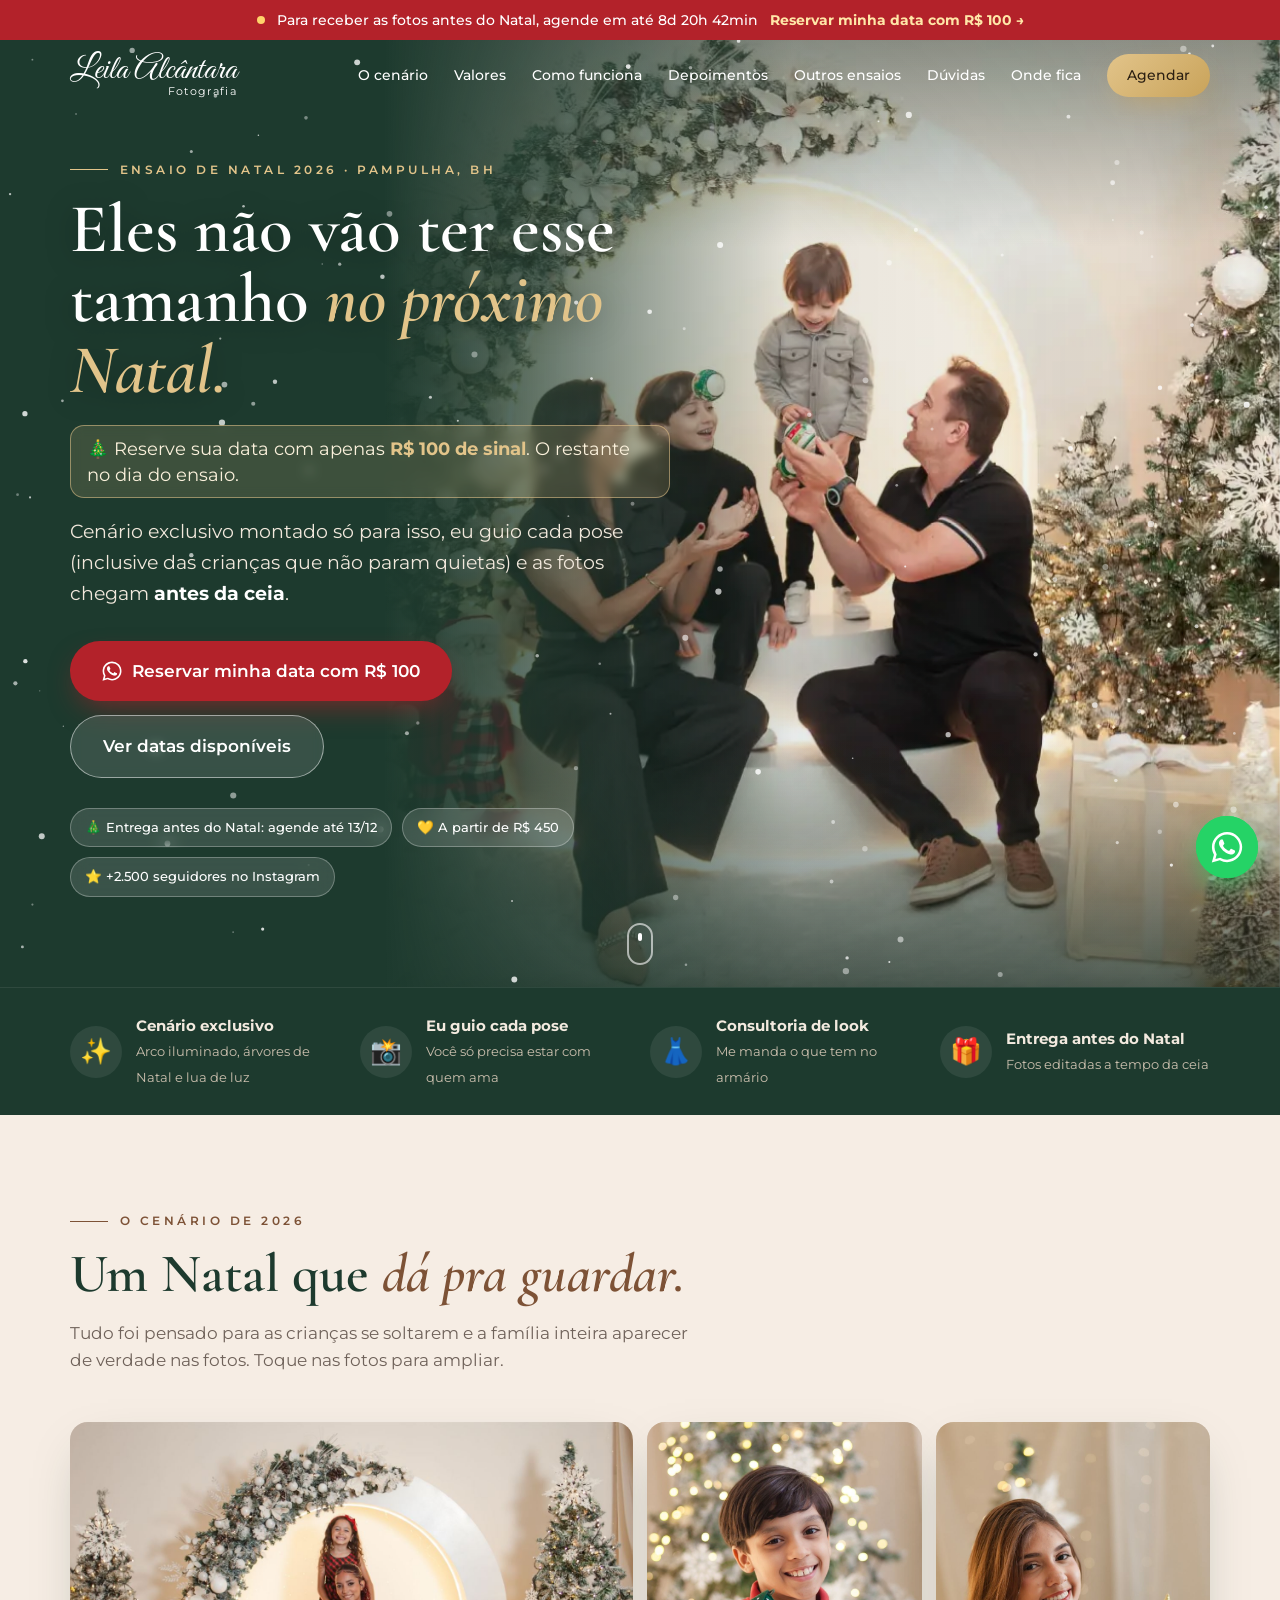
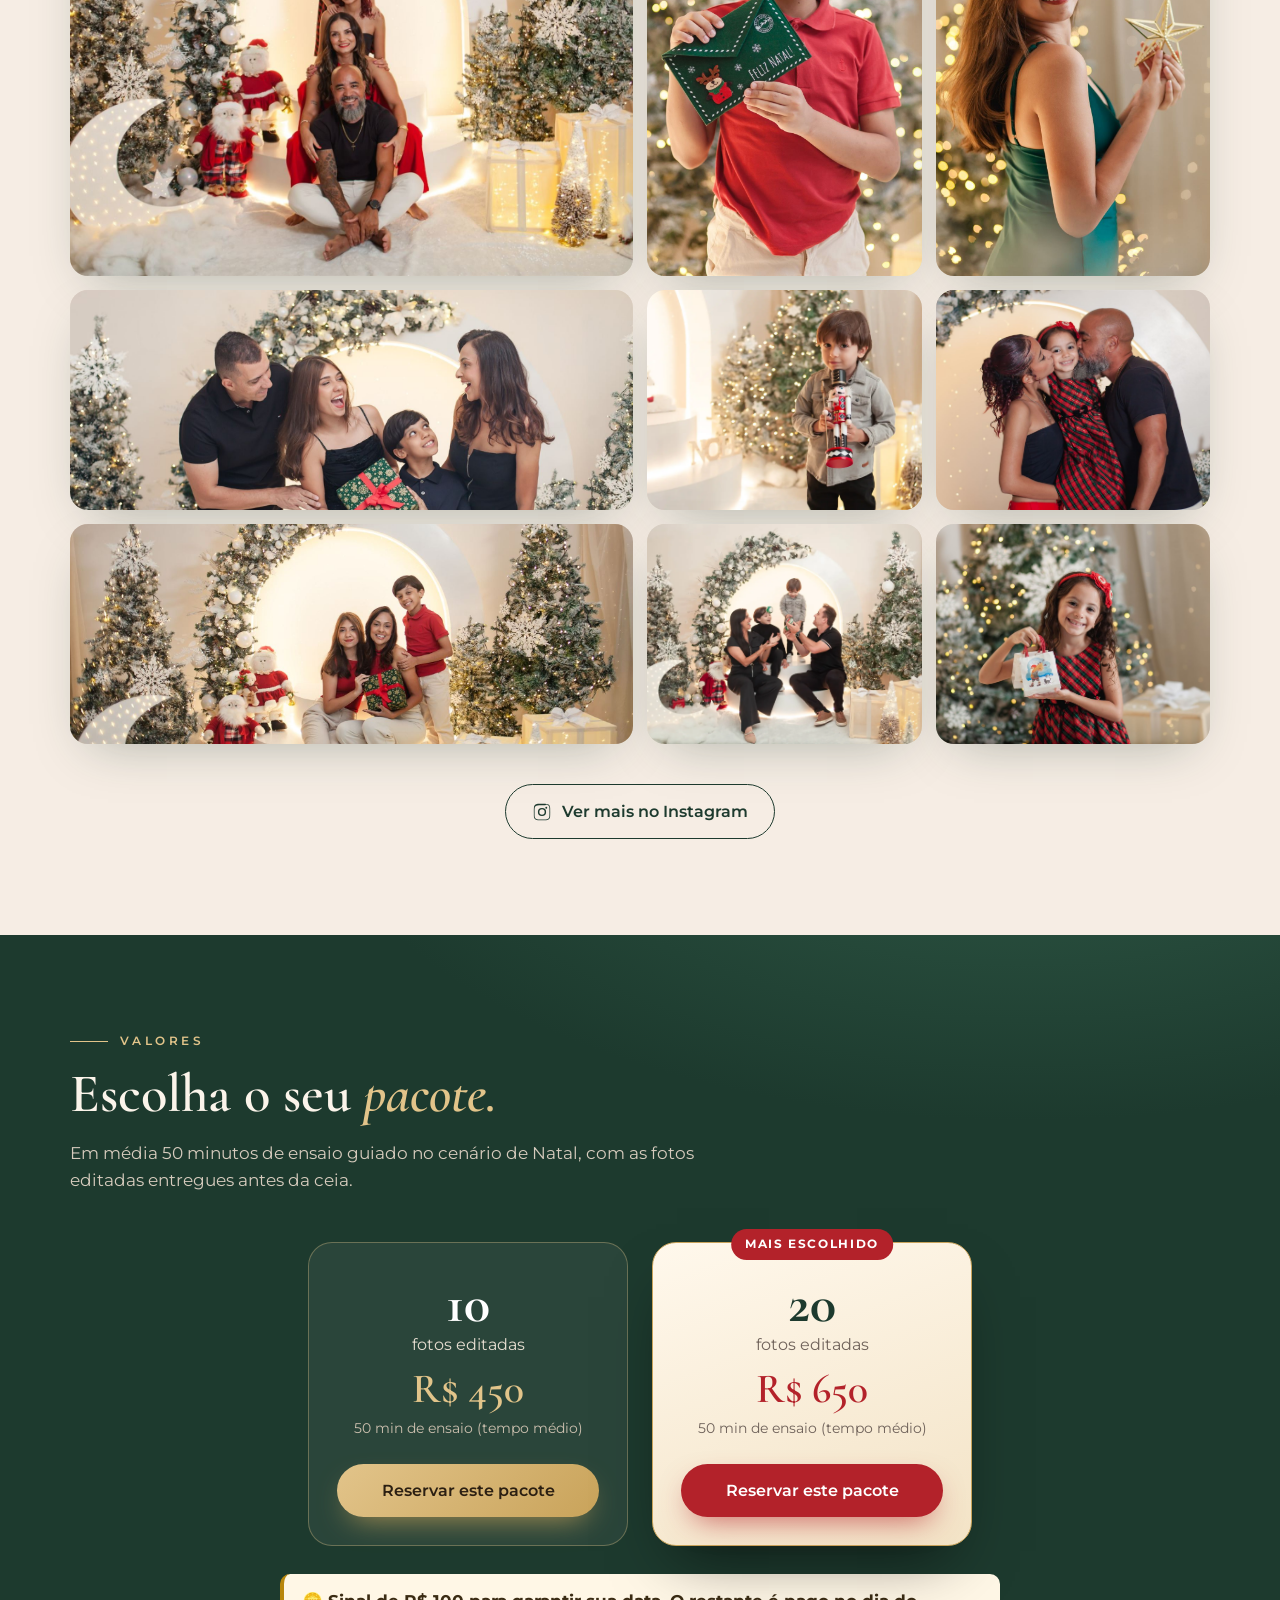
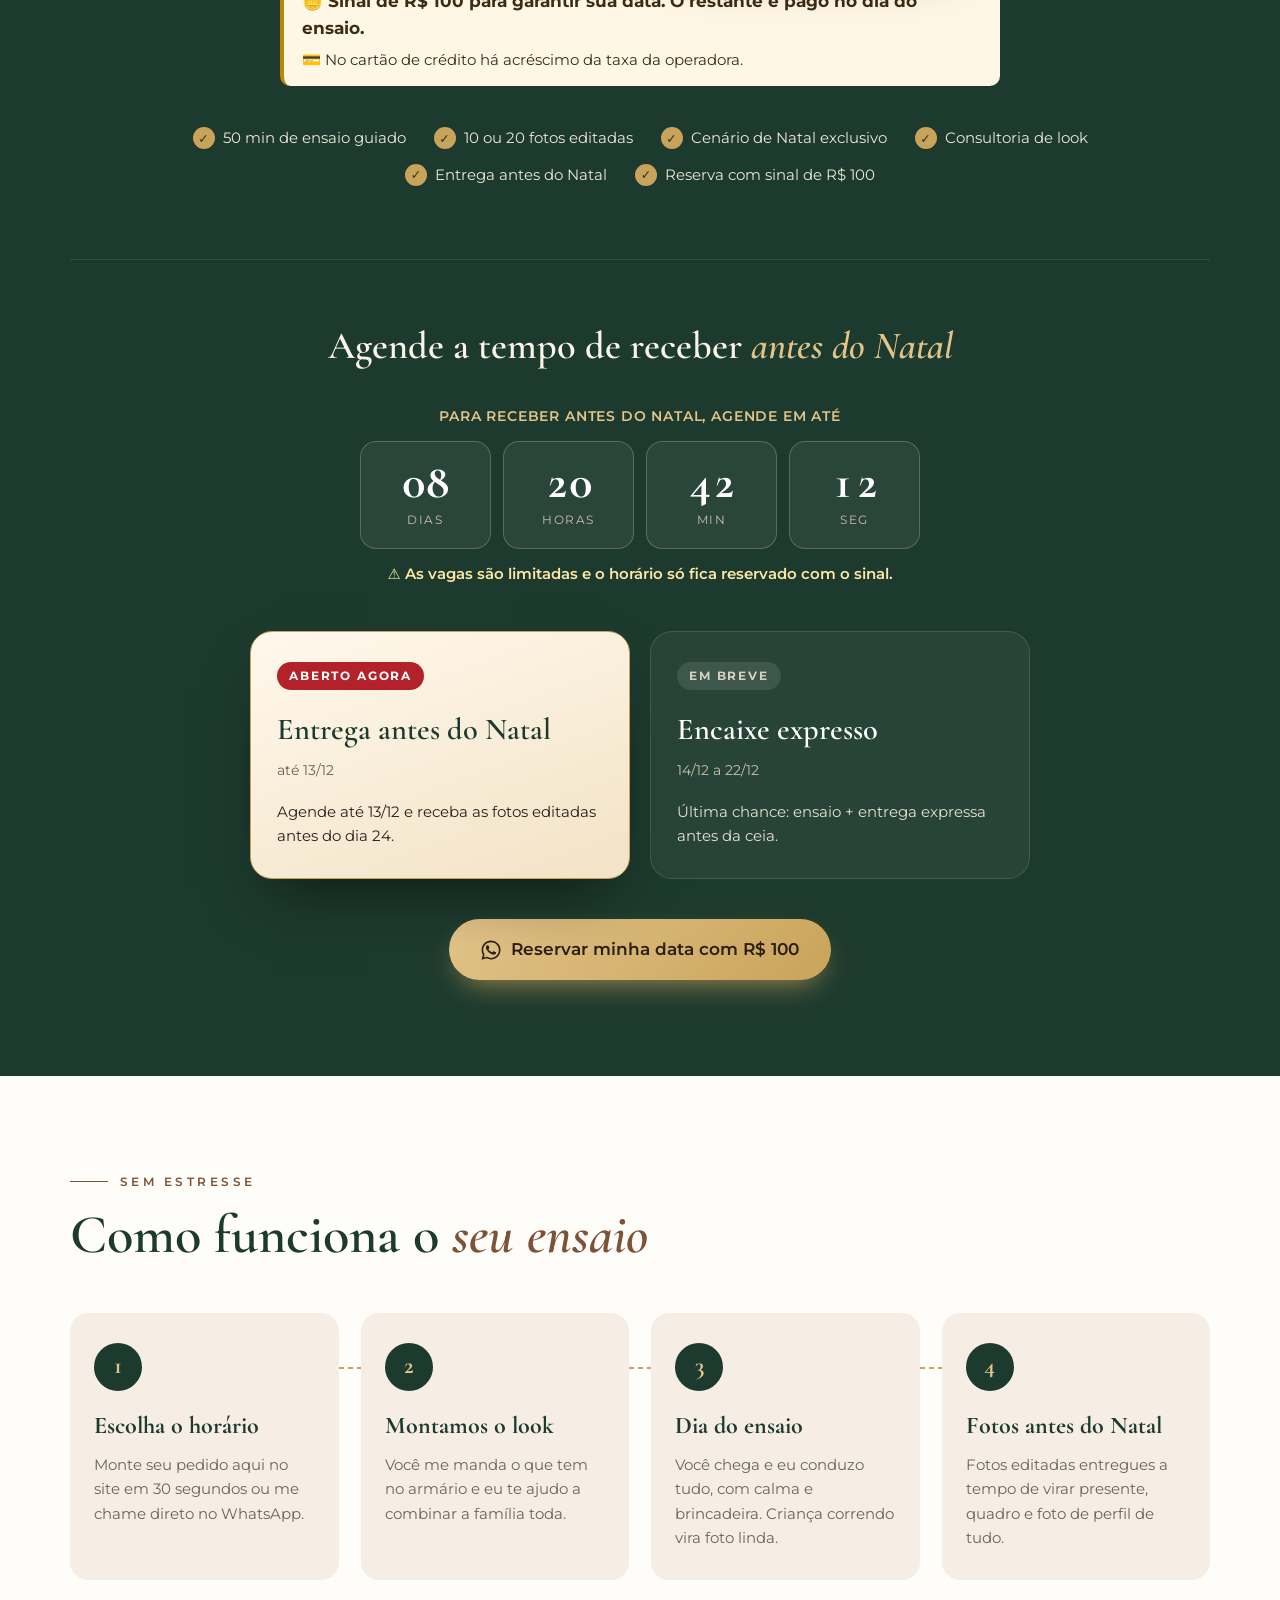
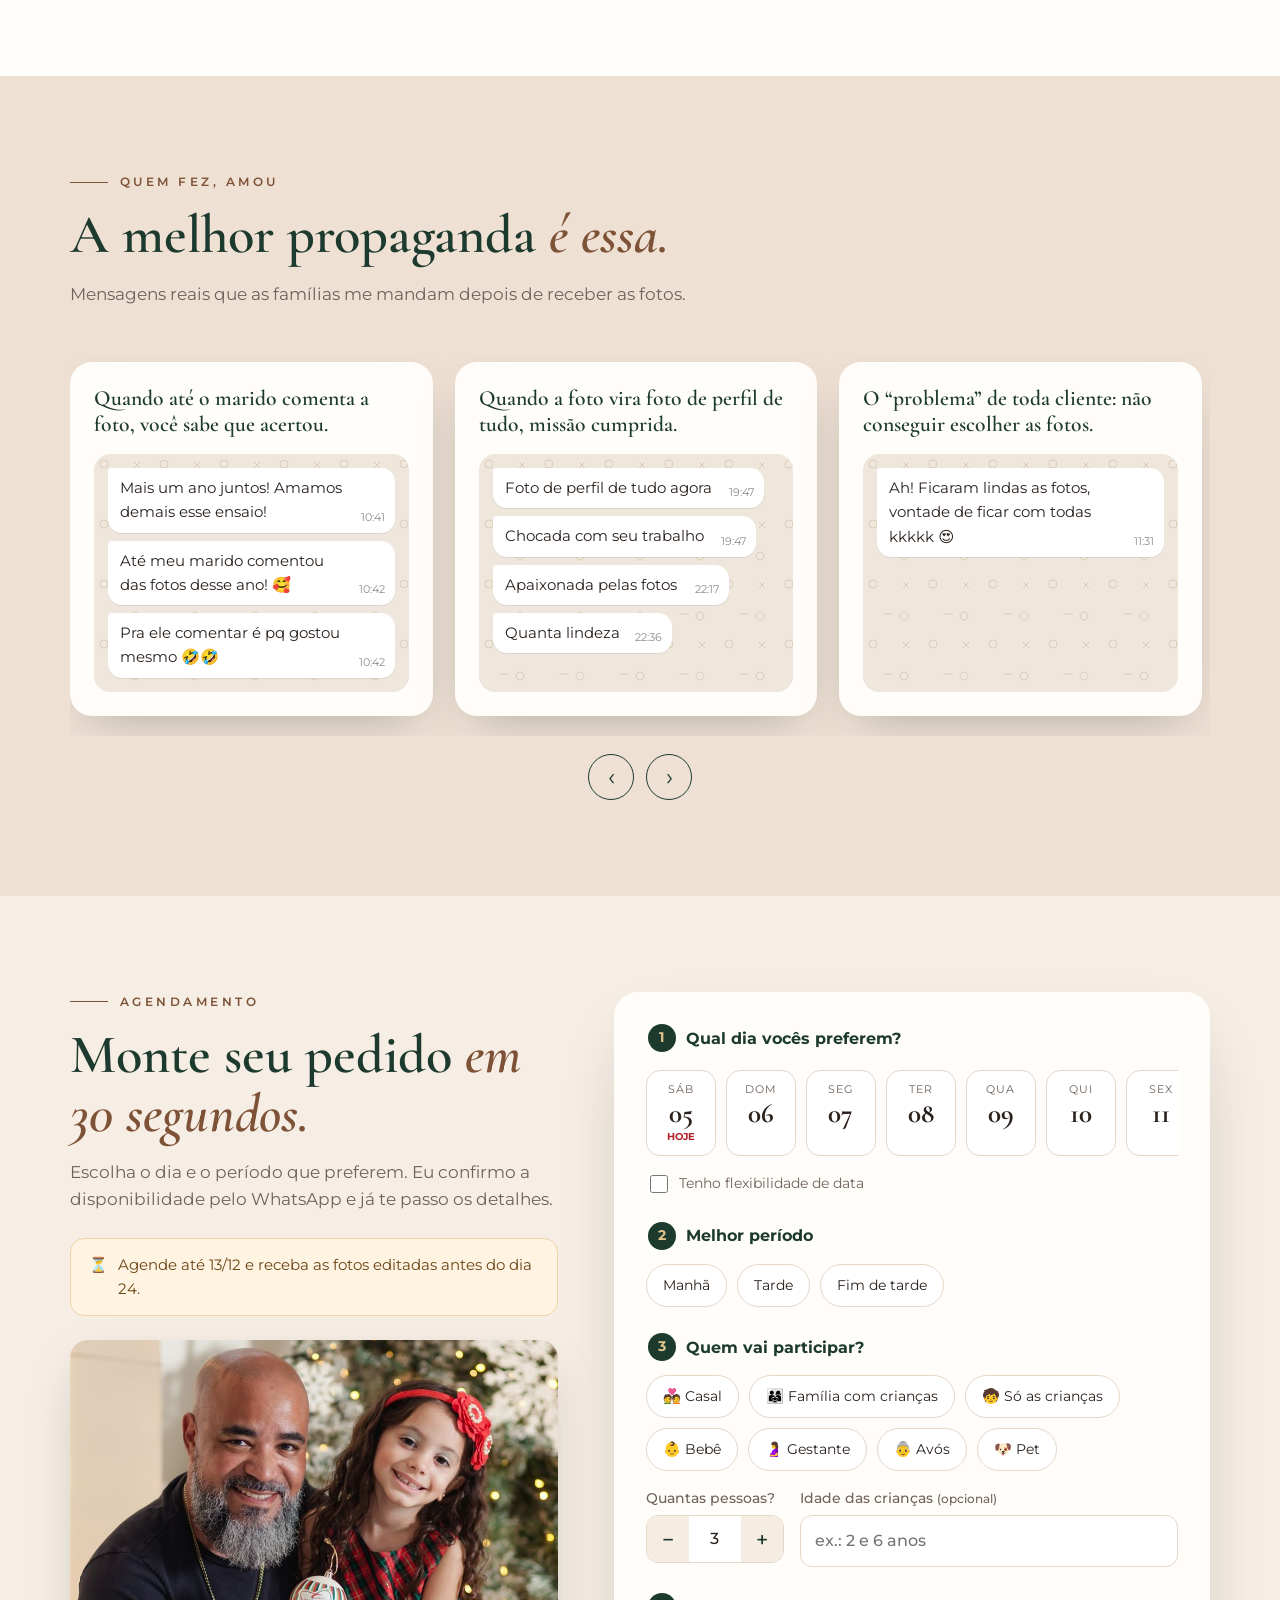
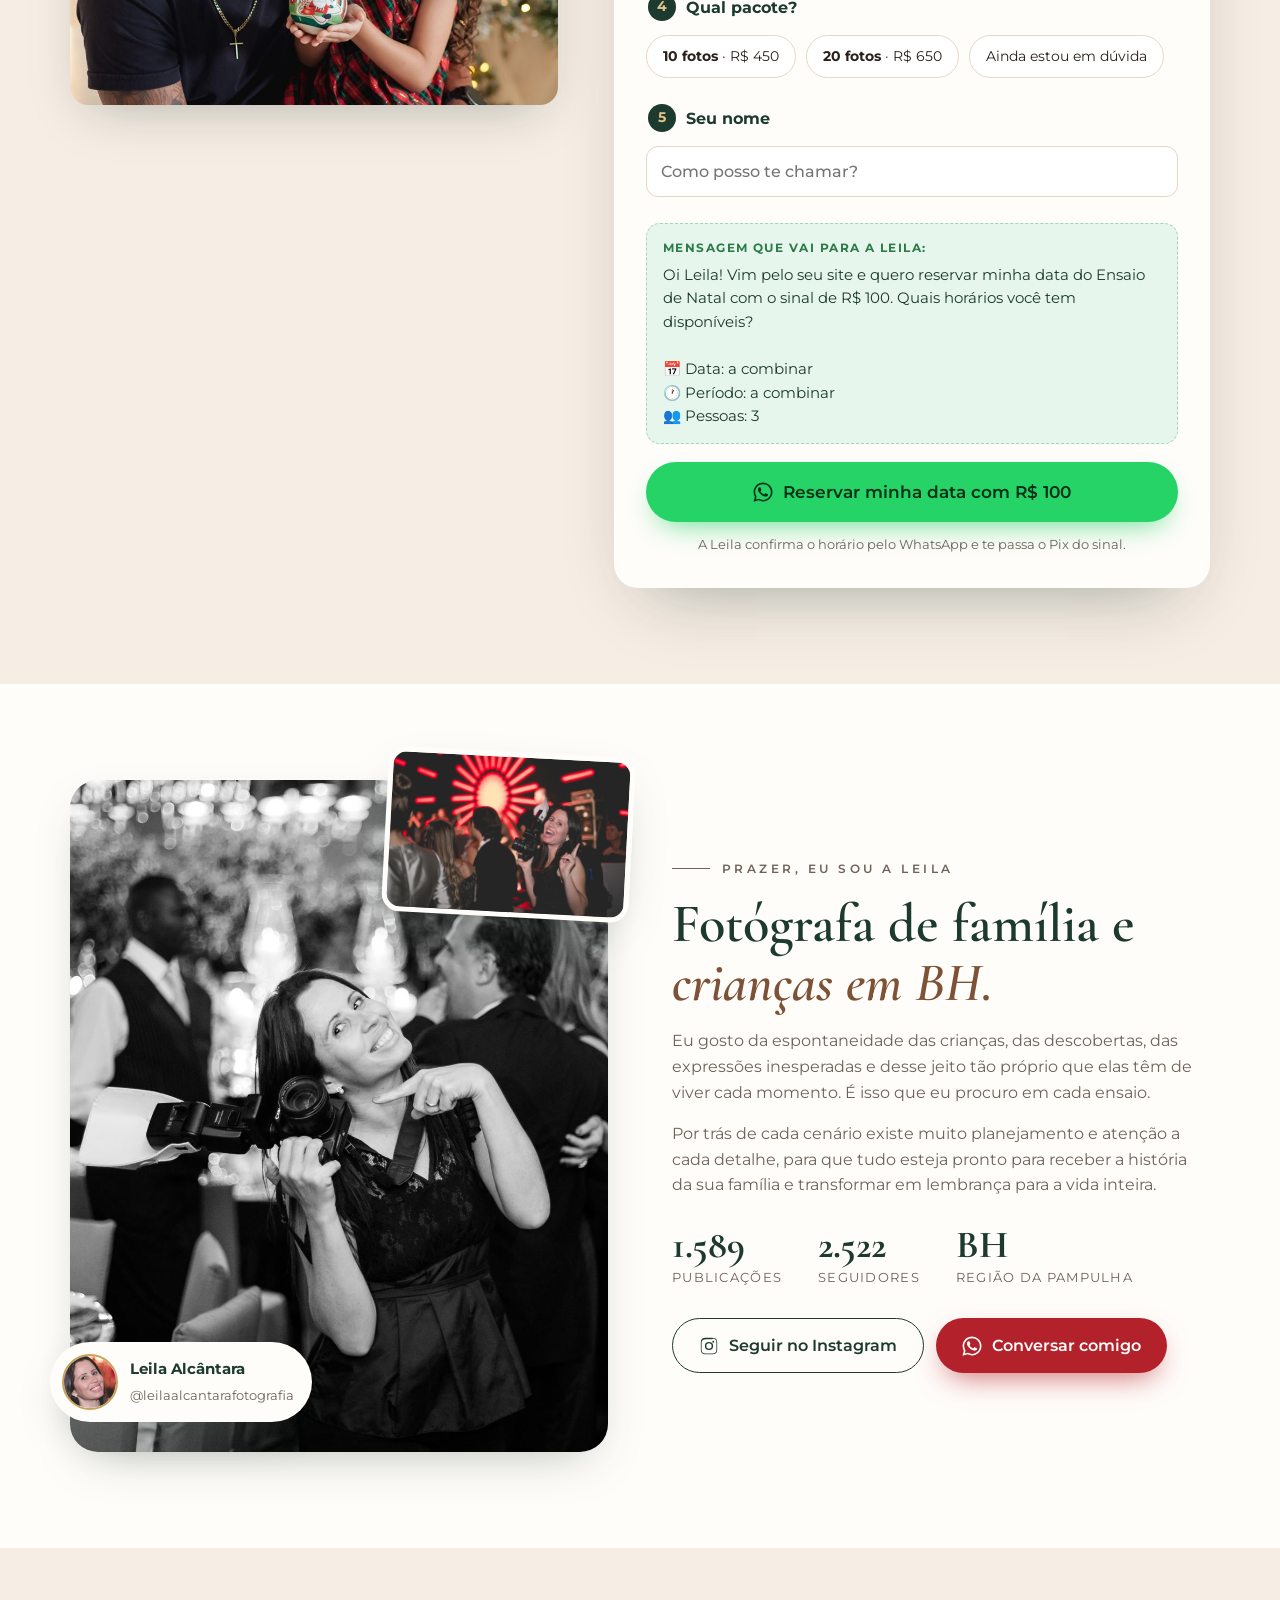
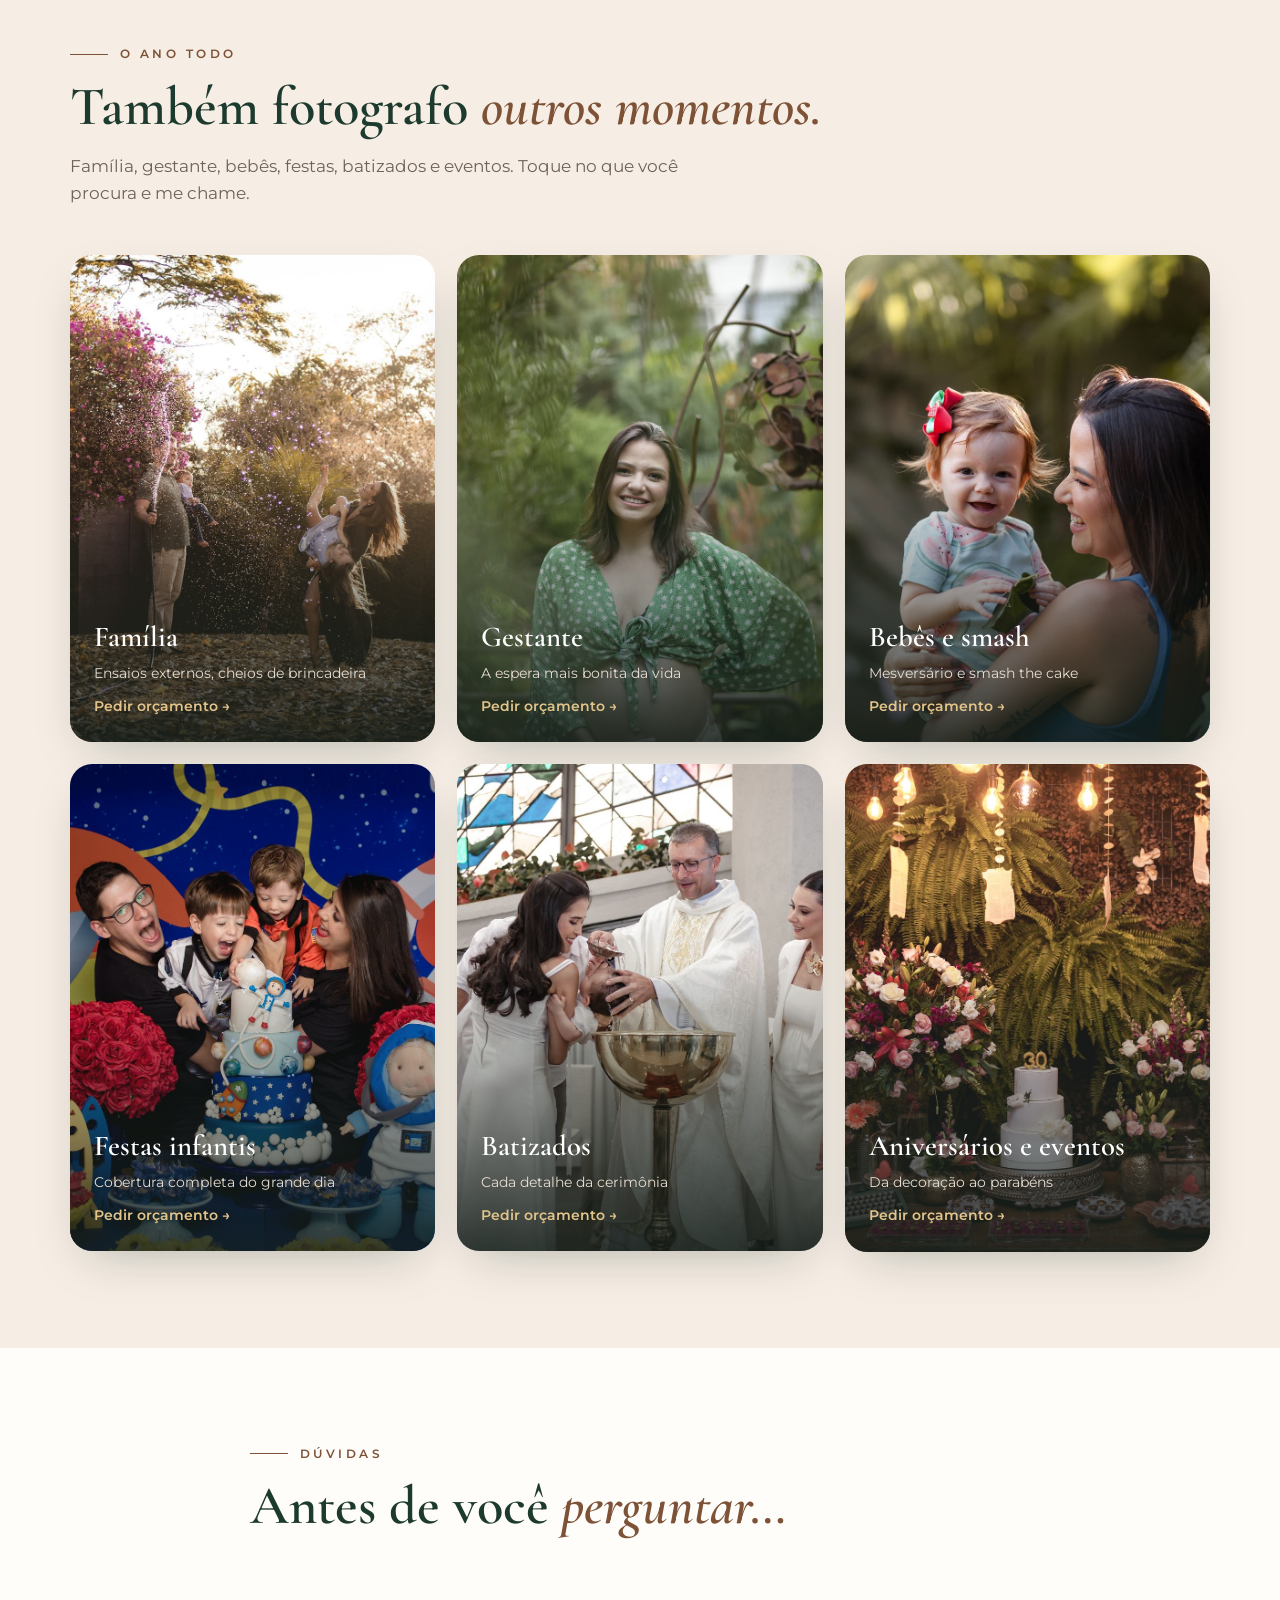
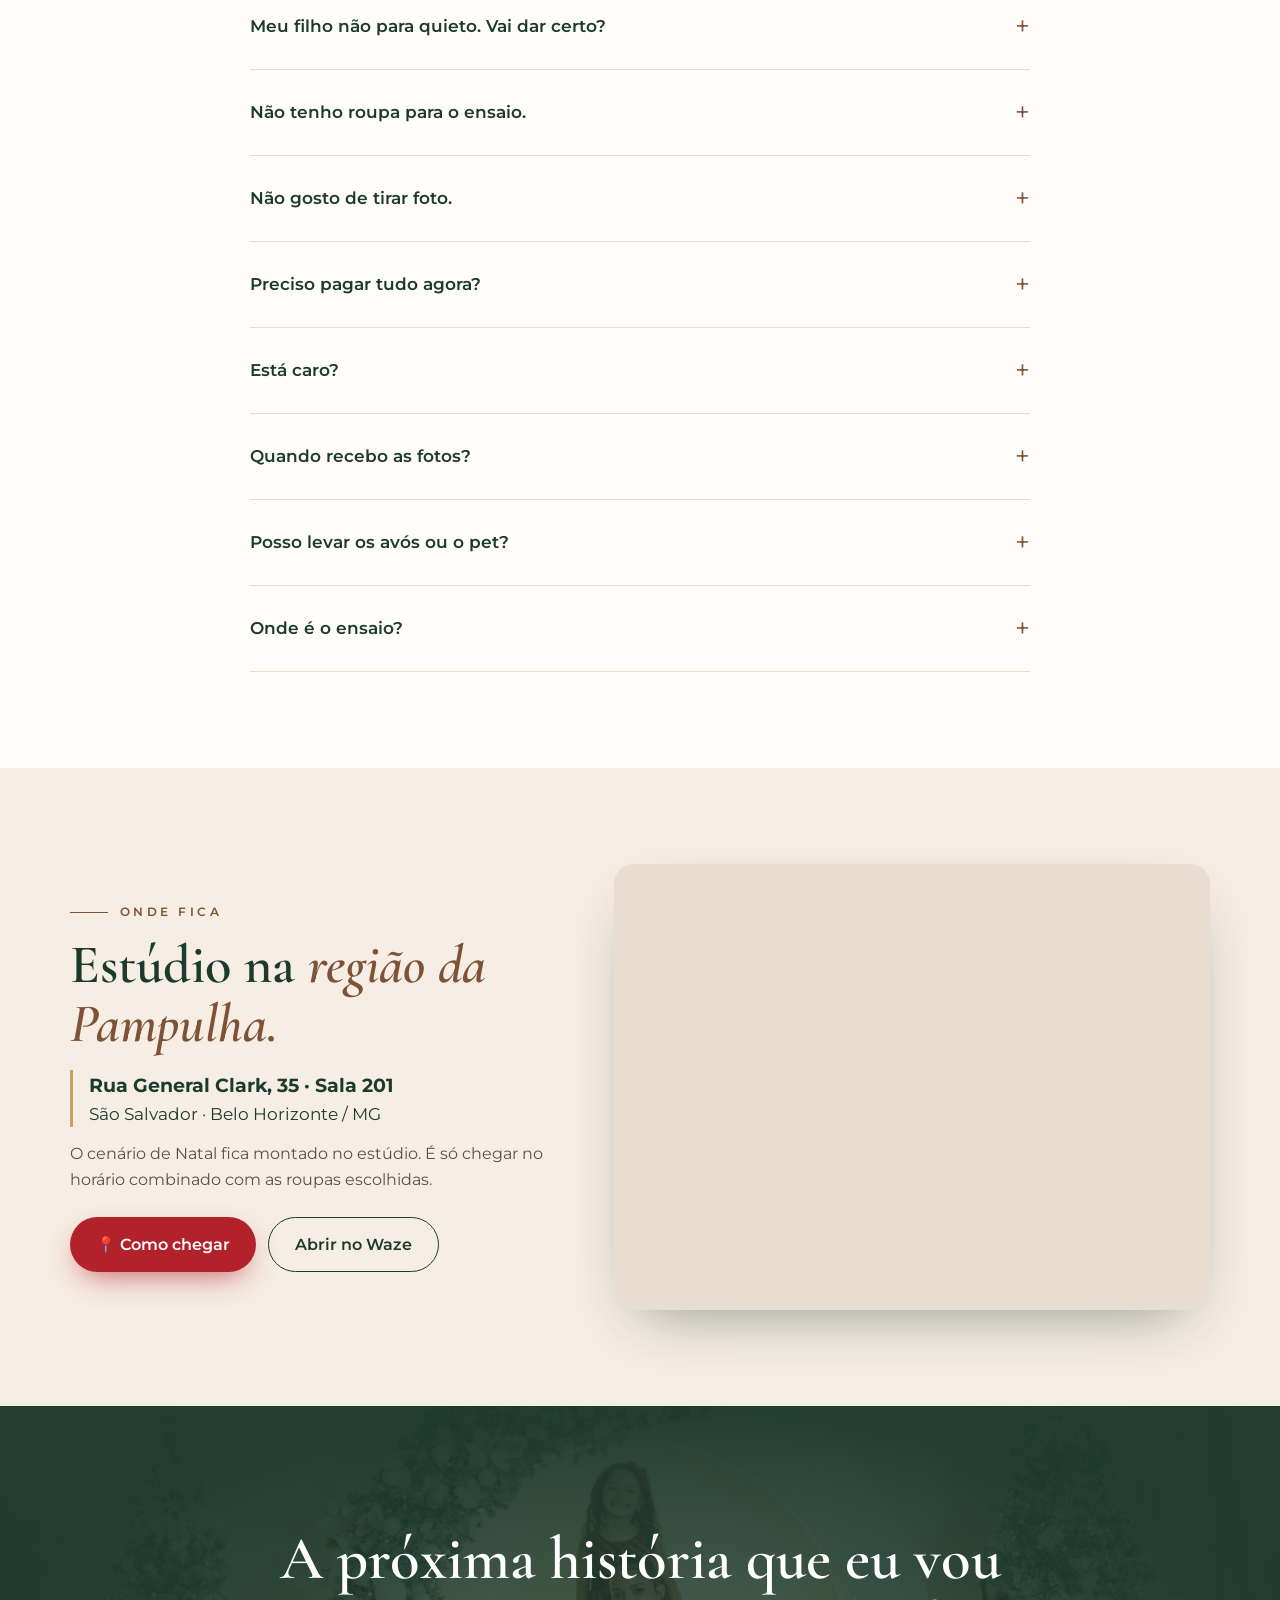
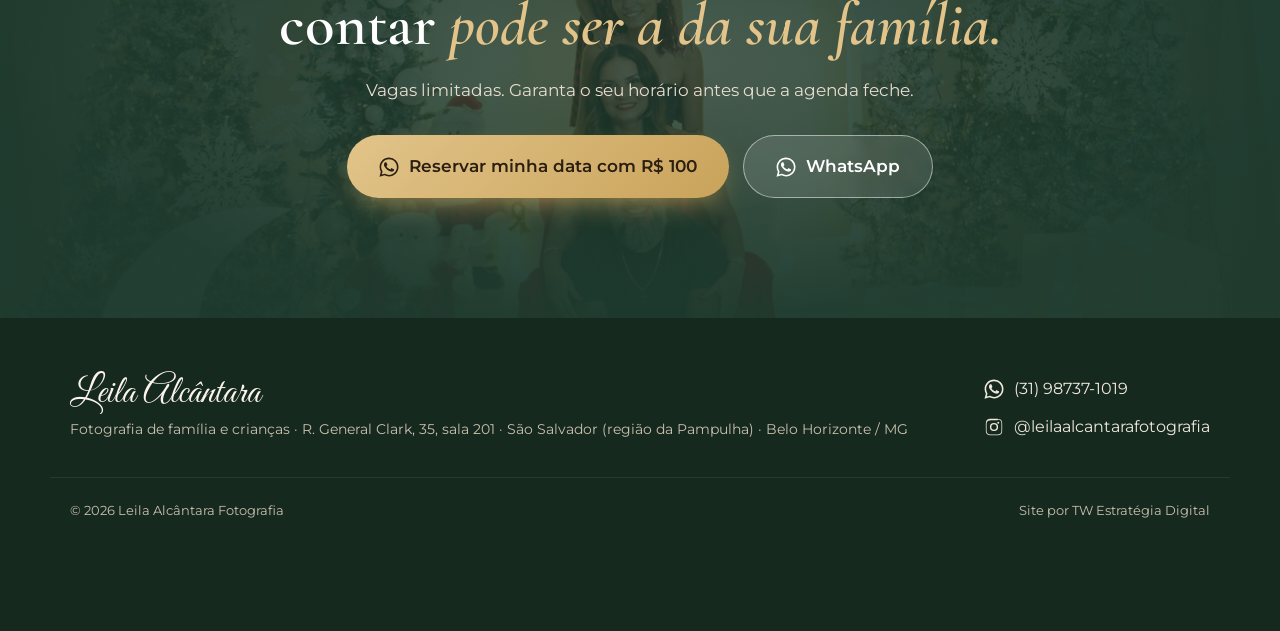
<file: index.html>
<!doctype html>
<html lang="pt-BR">
<head>
<meta charset="utf-8">
<meta name="viewport" content="width=device-width, initial-scale=1, viewport-fit=cover">
<title>Ensaio de Natal 2026 em BH | Leila Alcântara Fotografia</title>
<meta name="description" content="Ensaio de Natal 2026 em Belo Horizonte com cenário exclusivo, poses guiadas e fotos entregues antes da ceia. Fotógrafa de família e crianças. Vagas limitadas — agende pelo WhatsApp.">
<meta name="theme-color" content="#1d3a2e">
<link rel="canonical" href="https://leilaalcantara.com.br/">
<link rel="icon" href="favicon.svg" type="image/svg+xml">

<meta property="og:type" content="website">
<meta property="og:locale" content="pt_BR">
<meta property="og:site_name" content="Leila Alcântara Fotografia">
<meta property="og:title" content="Ensaio de Natal 2026 em BH | Leila Alcântara Fotografia">
<meta property="og:description" content="Eles não vão ter esse tamanho no próximo Natal. Cenário exclusivo e fotos entregues antes da ceia. Vagas limitadas.">
<meta property="og:url" content="https://leilaalcantara.com.br/">
<meta property="og:image" content="https://leilaalcantara.com.br/img/og-natal-2026.jpg">
<meta property="og:image:width" content="1080">
<meta property="og:image:height" content="1350">
<meta name="twitter:card" content="summary_large_image">

<link rel="preconnect" href="https://fonts.googleapis.com">
<link rel="preconnect" href="https://fonts.gstatic.com" crossorigin>
<link href="https://fonts.googleapis.com/css2?family=Cormorant+Garamond:ital,wght@0,500;0,600;0,700;1,500;1,600&family=Great+Vibes&family=Montserrat:wght@400;500;600;700&display=swap" rel="stylesheet">
<link rel="preload" as="image" href="img/ig/natal-familia-arco.webp">
<link rel="stylesheet" href="css/style.css">

<script type="application/ld+json">
{
  "@context": "https://schema.org",
  "@type": "ProfessionalService",
  "name": "Leila Alcântara Fotografia",
  "description": "Fotógrafa de família e crianças em Belo Horizonte. Ensaio de Natal 2026.",
  "url": "https://leilaalcantara.com.br/",
  "image": "https://leilaalcantara.com.br/img/og-natal-2026.jpg",
  "telephone": "+55 31 98737-1019",
  "address": {"@type": "PostalAddress", "streetAddress": "Rua General Clark, 35, Sala 201 - São Salvador", "addressLocality": "Belo Horizonte", "addressRegion": "MG", "addressCountry": "BR"},
  "sameAs": ["https://www.instagram.com/leilaalcantarafotografia/"]
}
</script>
</head>
<body>
<noscript><img height="1" width="1" style="display:none" alt="" src="https://www.facebook.com/tr?id=1809260193669437&ev=PageView&noscript=1"></noscript>

<!-- Barra de urgência (preenchida pelo JS conforme o prazo atual) -->
<div class="topbar" id="topbar">
  <span class="topbar__dot"></span>
  <span id="topbar-text">Ensaio de Natal 2026 · agenda aberta</span>
  <a href="#" class="topbar__link js-wa" data-origem="topbar">Reservar minha data com R$ 100 →</a>
</div>

<header class="header" id="header">
  <div class="container header__inner">
    <a href="#inicio" class="brand" aria-label="Leila Alcântara Fotografia — início">
      <span class="brand__script">Leila Alcântara</span>
      <span class="brand__sub">Fotografia</span>
    </a>
    <nav class="nav" id="nav" aria-label="Menu principal">
      <a href="#cenario">O cenário</a>
      <a href="#valores">Valores</a>
      <a href="#como-funciona">Como funciona</a>
      <a href="#depoimentos">Depoimentos</a>
      <a href="#outros-ensaios">Outros ensaios</a>
      <a href="#duvidas">Dúvidas</a>
      <a href="#local">Onde fica</a>
      <a href="#agendar" class="btn btn--gold btn--sm nav__cta">Agendar</a>
    </nav>
    <button class="burger" id="burger" aria-label="Abrir menu" aria-expanded="false" aria-controls="nav"><span></span><span></span><span></span></button>
  </div>
</header>

<main>

<!-- ================= HERO ================= -->
<section class="hero" id="inicio">
  <div class="hero__bg" style="background-image:url('img/ig/natal-familia-arco.webp')"></div>
  <div class="hero__shade"></div>
  <canvas class="snow" id="snow" aria-hidden="true"></canvas>
  <div class="container hero__content">
    <p class="eyebrow eyebrow--light"><span class="line"></span>Ensaio de Natal 2026 · Pampulha, BH</p>
    <h1 class="hero__title">Eles não vão ter esse tamanho <em>no próximo Natal.</em></h1>
    <p class="hero__sinal">🎄 Reserve sua data com apenas <strong>R$ 100 de sinal</strong>. O restante no dia do ensaio.</p>
    <p class="hero__lead">Cenário exclusivo montado só para isso, eu guio cada pose (inclusive das crianças que não param quietas) e as fotos chegam <strong>antes da ceia</strong>.</p>
    <div class="hero__ctas">
      <a href="#" class="btn btn--red btn--lg js-wa" data-origem="hero-reservar"><svg class="ico" viewBox="0 0 24 24" aria-hidden="true"><use href="#i-wa"/></svg> Reservar minha data com R$ 100</a>
      <a href="#agendar" class="btn btn--ghost btn--lg">Ver datas disponíveis</a>
    </div>
    <div class="hero__chips">
      <span class="chip chip--glass" id="chip-lote">🎄 Entrega antes do Natal: agende até 13/12</span>
      <span class="chip chip--glass" id="chip-vagas" hidden></span>
      <span class="chip chip--glass">⭐ +2.500 seguidores no Instagram</span>
    </div>
  </div>
  <a href="#cenario" class="hero__scroll" aria-label="Rolar para baixo"><span></span></a>
</section>

<!-- ================= BENEFÍCIOS ================= -->
<section class="perks">
  <div class="container perks__grid">
    <div class="perk"><span class="perk__ico">✨</span><div><strong>Cenário exclusivo</strong><small>Arco iluminado, árvores de Natal e lua de luz</small></div></div>
    <div class="perk"><span class="perk__ico">📸</span><div><strong>Eu guio cada pose</strong><small>Você só precisa estar com quem ama</small></div></div>
    <div class="perk"><span class="perk__ico">👗</span><div><strong>Consultoria de look</strong><small>Me manda o que tem no armário</small></div></div>
    <div class="perk"><span class="perk__ico">🎁</span><div><strong>Entrega antes do Natal</strong><small>Fotos editadas a tempo da ceia</small></div></div>
  </div>
</section>

<!-- ================= CENÁRIO / GALERIA ================= -->
<section class="section section--cream" id="cenario">
  <div class="container">
    <div class="section__head">
      <p class="eyebrow"><span class="line"></span>O cenário de 2026</p>
      <h2 class="title">Um Natal que <em>dá pra guardar.</em></h2>
      <p class="lead">Tudo foi pensado para as crianças se soltarem e a família inteira aparecer de verdade nas fotos. Toque nas fotos para ampliar.</p>
    </div>

    <div class="gallery" id="gallery">
      <figure class="g g--big" data-full="img/natal/familia-arco-2026.jpg"><img src="img/natal/familia-arco-2026.jpg" alt="Família sorrindo no cenário de Natal com arco iluminado, lua e árvores" loading="lazy"><figcaption>Família toda junta</figcaption></figure>
      <figure class="g g--tall" data-full="img/natal/menino-carta-natal.jpg"><img src="img/natal/menino-carta-natal.jpg" alt="Menino sorrindo com envelope de Feliz Natal em frente à árvore" loading="lazy" style="object-position:center 30%"><figcaption>Cartinha para o Papai Noel</figcaption></figure>
      <figure class="g g--tall" data-full="img/natal/menina-estrela.jpg"><img src="img/natal/menina-estrela.jpg" alt="Menina sorrindo segurando estrela dourada com luzes de Natal ao fundo" loading="lazy" style="object-position:center 30%"><figcaption>Brilho de estrela</figcaption></figure>
      <figure class="g g--wide" data-full="img/natal/familia-risada-presente.jpg"><img src="img/natal/familia-risada-presente.jpg" alt="Família rindo junto ao abrir um presente de Natal" loading="lazy" style="object-position:center 35%"><figcaption>Risada que vira foto</figcaption></figure>
      <figure class="g" data-full="img/ig/natal-menino-quebra-nozes.webp"><img src="img/ig/natal-menino-quebra-nozes.webp" alt="Menino com quebra-nozes em frente à árvore de Natal" loading="lazy"><figcaption>Detalhes que encantam</figcaption></figure>
      <figure class="g" data-full="img/natal/beijo-irmas-pai.jpg"><img src="img/natal/beijo-irmas-pai.jpg" alt="Pai e irmã beijando a menina no cenário de Natal" loading="lazy" style="object-position:45% center"><figcaption>Amor em dobro</figcaption></figure>
      <figure class="g g--wide" data-full="img/natal/mae-filhos-presente.jpg"><img src="img/natal/mae-filhos-presente.jpg" alt="Mãe com os filhos e um presente no cenário de Natal" loading="lazy" style="object-position:60% center"><figcaption>Mãe e filhos</figcaption></figure>
      <figure class="g" data-full="img/ig/natal-familia-arco.webp"><img src="img/ig/natal-familia-arco.webp" alt="Família no cenário de Natal com arco iluminado" loading="lazy"><figcaption>Família no arco iluminado</figcaption></figure>
      <figure class="g" data-full="img/natal/menina-sacolinha.jpg"><img src="img/natal/menina-sacolinha.jpg" alt="Menina sorrindo com sacolinha de presente em frente à árvore de Natal" loading="lazy" style="object-position:55% center"><figcaption>Surpresa na sacolinha</figcaption></figure>
    </div>

    <div class="center mt">
      <a href="#" class="btn btn--outline js-ig">
        <svg class="ico" viewBox="0 0 24 24" aria-hidden="true"><use href="#i-ig"/></svg> Ver mais no Instagram
      </a>
    </div>
  </div>
</section>

<!-- ================= LOTES / VALORES ================= -->
<section class="section section--green" id="valores">
  <div class="container">
    <div class="section__head section__head--light">
      <p class="eyebrow eyebrow--light"><span class="line"></span>Valores</p>
      <h2 class="title">Escolha o seu <em>pacote.</em></h2>
      <p class="lead" id="valores-lead">Ensaio guiado no cenário de Natal, com as fotos editadas entregues antes da ceia.</p>
    </div>

    <div class="pacotes" id="pacotes"><!-- gerado pelo JS --></div>

    <div class="sinal-box">
      <p class="sinal-box__title">🪙 Sinal de R$ 100 para garantir sua data. O restante é pago no dia do ensaio.</p>
      <p class="sinal-box__note">💳 No cartão de crédito há acréscimo da taxa da operadora.</p>
    </div>

    <ul class="inclui" id="inclui"><!-- gerado pelo JS --></ul>

    <div class="prazos">
      <h3 class="prazos__title">Agende a tempo de receber <em>antes do Natal</em></h3>
    <div class="countdown" id="countdown" aria-live="polite">
      <p class="countdown__label" id="countdown-label">Para receber antes do Natal, agende em até</p>
      <div class="countdown__grid">
        <div><b id="cd-d">00</b><span>dias</span></div>
        <div><b id="cd-h">00</b><span>horas</span></div>
        <div><b id="cd-m">00</b><span>min</span></div>
        <div><b id="cd-s">00</b><span>seg</span></div>
      </div>
      <p class="countdown__note">⚠️ As vagas são limitadas e o horário só fica reservado com o sinal.</p>
    </div>

    <div class="lotes" id="lotes"><!-- gerado pelo JS --></div>
    </div>

    <div class="center mt">
      <a href="#" class="btn btn--gold btn--lg js-wa" data-origem="valores-reservar"><svg class="ico" viewBox="0 0 24 24" aria-hidden="true"><use href="#i-wa"/></svg> Reservar minha data com R$ 100</a>
    </div>
  </div>
</section>

<!-- ================= COMO FUNCIONA ================= -->
<section class="section" id="como-funciona">
  <div class="container">
    <div class="section__head">
      <p class="eyebrow"><span class="line"></span>Sem estresse</p>
      <h2 class="title">Como funciona o <em>seu ensaio</em></h2>
    </div>
    <ol class="steps">
      <li class="step"><span class="step__n">1</span><h3>Escolha o horário</h3><p>Monte seu pedido aqui no site em 30 segundos ou me chame direto no WhatsApp.</p></li>
      <li class="step"><span class="step__n">2</span><h3>Montamos o look</h3><p>Você me manda o que tem no armário e eu te ajudo a combinar a família toda.</p></li>
      <li class="step"><span class="step__n">3</span><h3>Dia do ensaio</h3><p>Você chega e eu conduzo tudo, com calma e brincadeira. Criança correndo vira foto linda.</p></li>
      <li class="step"><span class="step__n">4</span><h3>Fotos antes do Natal</h3><p>Fotos editadas entregues a tempo de virar presente, quadro e foto de perfil de tudo.</p></li>
    </ol>
  </div>
</section>

<!-- ================= DEPOIMENTOS ================= -->
<section class="section section--blush" id="depoimentos">
  <div class="container">
    <div class="section__head">
      <p class="eyebrow"><span class="line"></span>Quem fez, amou</p>
      <h2 class="title">A melhor propaganda <em>é essa.</em></h2>
      <p class="lead">Mensagens reais que as famílias me mandam depois de receber as fotos.</p>
    </div>

    <div class="reviews" id="reviews">
      <article class="review">
        <p class="review__hook">Quando até o marido comenta a foto, você sabe que acertou.</p>
        <div class="chat">
          <p class="bubble">Mais um ano juntos! Amamos demais esse ensaio!<time>10:41</time></p>
          <p class="bubble">Até meu marido comentou das fotos desse ano! 🥰<time>10:42</time></p>
          <p class="bubble">Pra ele comentar é pq gostou mesmo 🤣🤣<time>10:42</time></p>
        </div>
      </article>
      <article class="review">
        <p class="review__hook">Quando a foto vira foto de perfil de tudo, missão cumprida.</p>
        <div class="chat">
          <p class="bubble">Foto de perfil de tudo agora<time>19:47</time></p>
          <p class="bubble">Chocada com seu trabalho<time>19:47</time></p>
          <p class="bubble">Apaixonada pelas fotos<time>22:17</time></p>
          <p class="bubble">Quanta lindeza<time>22:36</time></p>
        </div>
      </article>
      <article class="review">
        <p class="review__hook">O “problema” de toda cliente: não conseguir escolher as fotos.</p>
        <div class="chat">
          <p class="bubble">Ah! Ficaram lindas as fotos, vontade de ficar com todas kkkkk 😍<time>11:31</time></p>
        </div>
      </article>
      <article class="review">
        <p class="review__hook">Quando a cliente indica antes mesmo de você pedir.</p>
        <div class="chat">
          <p class="bubble">Obrigada! Amei demais.<time>07:27</time></p>
          <p class="bubble">Acabei de mostrar as fotos para minhas amigas. Ficaram doidas<time>18:55</time></p>
          <p class="bubble">Já mandei seu contato<time>18:56</time></p>
        </div>
      </article>
      <article class="review">
        <p class="review__hook">Ensaio não é só foto bonita. É como a sua família se sente durante ele.</p>
        <div class="chat">
          <p class="bubble">Amamos demais te conhecer! Sua energia, a forma como conduz a sessão… o cuidado que teve com a Malu! Esse foi só o começo, nos veremos muitas vezes ainda!! 💛<time>23:24</time></p>
        </div>
      </article>
    </div>
    <div class="reviews__nav">
      <button class="round" data-dir="-1" aria-label="Depoimento anterior">‹</button>
      <button class="round" data-dir="1" aria-label="Próximo depoimento">›</button>
    </div>
  </div>
</section>

<!-- ================= AGENDAMENTO ================= -->
<section class="section section--cream" id="agendar">
  <div class="container booking">
    <div class="booking__intro">
      <p class="eyebrow"><span class="line"></span>Agendamento</p>
      <h2 class="title">Monte seu pedido <em>em 30 segundos.</em></h2>
      <p class="lead">Escolha o dia e o período que preferem. Eu confirmo a disponibilidade pelo WhatsApp e já te passo os detalhes.</p>
      <div class="booking__alert" id="booking-alert">⏳ <span>Para receber antes do dia 24, quanto antes agendar, melhor.</span></div>
      <img class="booking__photo" src="img/natal/pai-filha-bola.jpg" style="object-position:center 28%" alt="" loading="lazy">
    </div>

    <form class="card form" id="booking-form" novalidate>
      <fieldset>
        <legend><span class="num">1</span> Qual dia vocês preferem?</legend>
        <div class="dates" id="dates" role="radiogroup" aria-label="Datas disponíveis"></div>
        <label class="check"><input type="checkbox" id="flex-date"> Tenho flexibilidade de data</label>
      </fieldset>

      <fieldset>
        <legend><span class="num">2</span> Melhor período</legend>
        <div class="pills" id="periodos" role="radiogroup" aria-label="Período"></div>
      </fieldset>

      <fieldset>
        <legend><span class="num">3</span> Quem vai participar?</legend>
        <div class="pills pills--multi" id="quem">
          <button type="button" class="pill" data-v="Casal">💑 Casal</button>
          <button type="button" class="pill" data-v="Família com crianças">👨‍👩‍👧 Família com crianças</button>
          <button type="button" class="pill" data-v="Só as crianças">🧒 Só as crianças</button>
          <button type="button" class="pill" data-v="Bebê">👶 Bebê</button>
          <button type="button" class="pill" data-v="Gestante">🤰 Gestante</button>
          <button type="button" class="pill" data-v="Avós">👵 Avós</button>
          <button type="button" class="pill" data-v="Pet">🐶 Pet</button>
        </div>
        <div class="row">
          <label class="field"><span>Quantas pessoas?</span>
            <div class="stepper"><button type="button" data-step="-1" aria-label="Menos">−</button><input id="pessoas" type="number" value="3" min="1" max="20" inputmode="numeric"><button type="button" data-step="1" aria-label="Mais">+</button></div>
          </label>
          <label class="field"><span>Idade das crianças <small>(opcional)</small></span><input id="idades" type="text" placeholder="ex.: 2 e 6 anos" maxlength="60"></label>
        </div>
      </fieldset>

      <fieldset>
        <legend><span class="num">4</span> Qual pacote?</legend>
        <div class="pills pills--pkg" id="pacote-escolha" role="radiogroup" aria-label="Pacote"></div>
      </fieldset>

      <fieldset>
        <legend><span class="num">5</span> Seu nome</legend>
        <label class="field"><input id="nome" type="text" placeholder="Como posso te chamar?" maxlength="60" autocomplete="given-name"></label>
      </fieldset>

      <div class="preview">
        <p class="preview__label">Mensagem que vai para a Leila:</p>
        <p class="preview__msg" id="preview-msg"></p>
      </div>

      <button type="submit" class="btn btn--wa btn--lg btn--block">
        <svg class="ico" viewBox="0 0 24 24" aria-hidden="true"><use href="#i-wa"/></svg> Reservar minha data com R$ 100
      </button>
      <p class="form__note">A Leila confirma o horário pelo WhatsApp e te passa o Pix do sinal.</p>
    </form>
  </div>
</section>

<!-- ================= SOBRE ================= -->
<section class="section" id="sobre">
  <div class="container about">
    <div class="about__media">
      <img src="img/leila/leila-sobre.jpg" alt="Leila Alcântara com a câmera, sorrindo" loading="lazy" class="about__photo" style="object-position:center 30%">
      <img src="img/leila/leila-bastidores.jpg" alt="Leila Alcântara fotografando uma festa" loading="lazy" class="about__inset">
      <div class="about__badge">
        <img src="img/leila/leila-avatar.jpg" alt="Leila Alcântara" width="64" height="64">
        <div><strong>Leila Alcântara</strong><span>@leilaalcantarafotografia</span></div>
      </div>
    </div>
    <div class="about__text">
      <p class="eyebrow"><span class="line"></span>Prazer, eu sou a Leila</p>
      <h2 class="title">Fotógrafa de família e <em>crianças em BH.</em></h2>
      <p>Eu gosto da espontaneidade das crianças, das descobertas, das expressões inesperadas e desse jeito tão próprio que elas têm de viver cada momento. É isso que eu procuro em cada ensaio.</p>
      <p>Por trás de cada cenário existe muito planejamento e atenção a cada detalhe, para que tudo esteja pronto para receber a história da sua família e transformar em lembrança para a vida inteira.</p>
      <div class="stats">
        <div><b data-count="1592">0</b><span>publicações</span></div>
        <div><b data-count="2526">0</b><span>seguidores</span></div>
        <div><b>BH</b><span>Região da Pampulha</span></div>
      </div>
      <div class="about__ctas">
        <a href="#" class="btn btn--outline js-ig"><svg class="ico" viewBox="0 0 24 24" aria-hidden="true"><use href="#i-ig"/></svg> Seguir no Instagram</a>
        <a href="#" class="btn btn--red js-wa" data-origem="sobre"><svg class="ico" viewBox="0 0 24 24" aria-hidden="true"><use href="#i-wa"/></svg> Conversar comigo</a>
      </div>
    </div>
  </div>
</section>

<!-- ================= OUTROS ENSAIOS ================= -->
<section class="section section--cream" id="outros-ensaios">
  <div class="container">
    <div class="section__head">
      <p class="eyebrow"><span class="line"></span>O ano todo</p>
      <h2 class="title">Também fotografo <em>outros momentos.</em></h2>
      <p class="lead">Família, gestante, bebês, festas, batizados e eventos. Toque no que você procura e me chame.</p>
    </div>
    <div class="services">
      <a href="#" class="service js-wa" data-msg="Oi Leila! Vim pelo seu site e quero saber sobre ensaio de família." data-origem="servico-familia">
        <img src="img/ensaios/familia.jpg" alt="Ensaio de família ao ar livre, mãe brincando com a filha" loading="lazy" style="object-position:72% center">
        <span class="service__body"><strong>Família</strong><small>Ensaios externos, cheios de brincadeira</small><em>Pedir orçamento →</em></span>
      </a>
      <a href="#" class="service js-wa" data-msg="Oi Leila! Vim pelo seu site e quero saber sobre ensaio de gestante." data-origem="servico-gestante">
        <img src="img/ensaios/gestante.jpg" alt="Ensaio de gestante no jardim" loading="lazy" style="object-position:center 30%">
        <span class="service__body"><strong>Gestante</strong><small>A espera mais bonita da vida</small><em>Pedir orçamento →</em></span>
      </a>
      <a href="#" class="service js-wa" data-msg="Oi Leila! Vim pelo seu site e quero saber sobre ensaio de bebê / smash the cake." data-origem="servico-bebe">
        <img src="img/ensaios/bebe.jpg" alt="Mãe com bebê sorrindo em ensaio externo" loading="lazy" style="object-position:58% center">
        <span class="service__body"><strong>Bebês e smash</strong><small>Mesversário e smash the cake</small><em>Pedir orçamento →</em></span>
      </a>
      <a href="#" class="service js-wa" data-msg="Oi Leila! Vim pelo seu site e quero saber sobre cobertura de festa infantil." data-origem="servico-festa">
        <img src="img/ensaios/festa-infantil.jpg" alt="Família comemorando festa infantil com tema astronauta" loading="lazy" style="object-position:48% center">
        <span class="service__body"><strong>Festas infantis</strong><small>Cobertura completa do grande dia</small><em>Pedir orçamento →</em></span>
      </a>
      <a href="#" class="service js-wa" data-msg="Oi Leila! Vim pelo seu site e quero saber sobre cobertura de batizado." data-origem="servico-batizado">
        <img src="img/ensaios/batismo.jpg" alt="Batizado de bebê na igreja" loading="lazy" style="object-position:45% center">
        <span class="service__body"><strong>Batizados</strong><small>Cada detalhe da cerimônia</small><em>Pedir orçamento →</em></span>
      </a>
      <a href="#" class="service js-wa" data-msg="Oi Leila! Vim pelo seu site e quero saber sobre cobertura de aniversário / evento." data-origem="servico-aniversario">
        <img src="img/ensaios/aniversario.jpg" alt="Mesa decorada de aniversário de 30 anos" loading="lazy" style="object-position:52% center">
        <span class="service__body"><strong>Aniversários e eventos</strong><small>Da decoração ao parabéns</small><em>Pedir orçamento →</em></span>
      </a>
    </div>
  </div>
</section>

<!-- ================= FAQ ================= -->
<section class="section" id="duvidas">
  <div class="container faq-wrap">
    <div class="section__head">
      <p class="eyebrow"><span class="line"></span>Dúvidas</p>
      <h2 class="title">Antes de você <em>perguntar…</em></h2>
    </div>
    <div class="faq">
      <details><summary>Meu filho não para quieto. Vai dar certo?</summary><p>Ótimo! As melhores fotos são as que ninguém posou. Eu conduzo o ensaio com brincadeira e no tempo da criança, e é justamente dessa bagunça que saem as fotos mais lindas.</p></details>
      <details><summary>Não tenho roupa para o ensaio.</summary><p>Eu te ajudo a montar o look. É só me mandar pelo WhatsApp foto do que vocês têm no armário que a gente combina a família toda.</p></details>
      <details><summary>Não gosto de tirar foto.</summary><p>Eu guio cada pose, do começo ao fim. Você só precisa estar com quem ama, o resto é comigo.</p></details>
      <details><summary>Preciso pagar tudo agora?</summary><p>Não! Você garante sua data com um sinal de <strong>R$ 100 via Pix</strong>, e o restante é pago no dia do ensaio. No cartão de crédito há acréscimo da taxa da operadora.</p></details>
      <details><summary>Está caro?</summary><p id="faq-preco">É a foto que você vai olhar por 20 anos, em todos os Natais. Me chama no WhatsApp que eu te passo os valores e as formas de pagamento.</p></details>
      <details><summary>Quando recebo as fotos?</summary><p>Antes do Natal. Quem agenda até 13/12 recebe as fotos editadas antes do dia 24. De 14 a 22/12 tem o encaixe expresso, com entrega rápida para dar tempo da ceia.</p></details>
      <details><summary>Posso levar os avós ou o pet?</summary><p>Pode sim! Me conta no pedido quem vai participar para eu preparar o cenário e o tempo de ensaio certinho.</p></details>
      <details><summary>Onde é o ensaio?</summary><p>No estúdio no bairro <strong>São Salvador</strong>, região da <strong>Pampulha</strong> em Belo Horizonte, com o cenário de Natal montado exclusivamente para os ensaios: Rua General Clark, 35, sala 201. <a href="#local">Ver no mapa</a></p></details>
    </div>
  </div>
</section>

<!-- ================= LOCAL ================= -->
<section class="section section--cream" id="local">
  <div class="container local reveal">
    <div class="local__info">
      <p class="eyebrow"><span class="line"></span>Onde fica</p>
      <h2 class="title">Estúdio na <em>região da Pampulha.</em></h2>
      <address class="local__addr">
        <strong>Rua General Clark, 35 · Sala 201</strong>
        São Salvador · Belo Horizonte / MG
      </address>
      <p class="local__note">O cenário de Natal fica montado no estúdio. É só chegar no horário combinado com as roupas escolhidas.</p>
      <div class="local__btns">
        <a class="btn btn--red" href="https://www.google.com/maps/dir/?api=1&amp;destination=Rua+General+Clark%2C+35+-+S%C3%A3o+Salvador%2C+Belo+Horizonte+-+MG" target="_blank" rel="noopener">📍 Como chegar</a>
        <a class="btn btn--outline" href="https://waze.com/ul?q=Rua%20General%20Clark%2C%2035%2C%20S%C3%A3o%20Salvador%2C%20Belo%20Horizonte&amp;navigate=yes" target="_blank" rel="noopener">Abrir no Waze</a>
      </div>
    </div>
    <div class="local__map">
      <iframe title="Mapa do estúdio Leila Alcântara Fotografia" src="https://www.google.com/maps?q=Rua+General+Clark,+35+-+S%C3%A3o+Salvador,+Belo+Horizonte+-+MG&amp;output=embed" loading="lazy" referrerpolicy="no-referrer-when-downgrade" allowfullscreen></iframe>
    </div>
  </div>
</section>

<!-- ================= CTA FINAL ================= -->
<section class="final">
  <div class="final__bg" style="background-image:url('img/natal/familia-arco-2026.jpg')"></div>
  <div class="container final__inner">
    <h2 class="final__title">A próxima história que eu vou contar <em>pode ser a da sua família.</em></h2>
    <p class="final__sub" id="final-sub">Vagas limitadas. Garanta o seu horário antes que a agenda feche.</p>
    <div class="hero__ctas center">
      <a href="#" class="btn btn--gold btn--lg js-wa" data-origem="final-reservar"><svg class="ico" viewBox="0 0 24 24" aria-hidden="true"><use href="#i-wa"/></svg> Reservar minha data com R$ 100</a>
      <a href="#" class="btn btn--ghost btn--lg js-wa" data-origem="final"><svg class="ico" viewBox="0 0 24 24" aria-hidden="true"><use href="#i-wa"/></svg> WhatsApp</a>
    </div>
  </div>
</section>

</main>

<footer class="footer">
  <div class="container footer__inner">
    <div>
      <span class="brand__script brand__script--light">Leila Alcântara</span>
      <p class="footer__muted">Fotografia de família e crianças · R. General Clark, 35, sala 201 · São Salvador (região da Pampulha) · Belo Horizonte / MG</p>
    </div>
    <div class="footer__links">
      <a href="#" class="js-wa" data-origem="rodape"><svg class="ico" viewBox="0 0 24 24" aria-hidden="true"><use href="#i-wa"/></svg> (31) 98737-1019</a>
      <a href="#" class="js-ig"><svg class="ico" viewBox="0 0 24 24" aria-hidden="true"><use href="#i-ig"/></svg> @leilaalcantarafotografia</a>
    </div>
  </div>
  <div class="container footer__bottom">
    <span>© <span id="year">2026</span> Leila Alcântara Fotografia</span>
    <a href="https://www.twestrategiadigital.com.br" target="_blank" rel="noopener">Site por TW Estratégia Digital</a>
  </div>
</footer>

<!-- WhatsApp flutuante -->
<div class="fab">
  <div class="fab__bubble" id="fab-bubble" hidden>
    <button class="fab__close" id="fab-close" aria-label="Fechar">×</button>
    <img src="img/leila/leila-avatar.jpg" alt="" width="36" height="36">
    <p><strong>Leila</strong><span id="fab-text">Oi! Ainda dá tempo para o Natal 🎄 Você reserva sua data com só R$ 100 de sinal.</span></p>
  </div>
  <a href="#" class="fab__btn js-wa" data-origem="flutuante" aria-label="Falar com a Leila no WhatsApp">
    <svg viewBox="0 0 24 24" aria-hidden="true"><use href="#i-wa"/></svg>
  </a>
</div>

<!-- Barra fixa no celular -->
<div class="mbar" id="mbar">
  <a href="#" class="btn btn--wa js-wa" data-origem="barra-mobile"><svg class="ico" viewBox="0 0 24 24" aria-hidden="true"><use href="#i-wa"/></svg> Reservar minha data com R$ 100</a>
</div>

<!-- Lightbox -->
<div class="lightbox" id="lightbox" hidden role="dialog" aria-modal="true" aria-label="Foto ampliada">
  <button class="lightbox__close" aria-label="Fechar">×</button>
  <button class="lightbox__nav lightbox__prev" aria-label="Anterior">‹</button>
  <img alt="">
  <button class="lightbox__nav lightbox__next" aria-label="Próxima">›</button>
  <div class="lightbox__cta"><a href="#" class="btn btn--gold js-wa" data-origem="galeria"><svg class="ico" viewBox="0 0 24 24" aria-hidden="true"><use href="#i-wa"/></svg> Quero fotos assim</a></div>
</div>

<!-- Ícones -->
<svg width="0" height="0" style="position:absolute" aria-hidden="true">
  <symbol id="i-wa" viewBox="0 0 24 24"><path fill="currentColor" d="M17.47 14.38c-.3-.15-1.76-.87-2.03-.97-.27-.1-.47-.15-.67.15-.2.3-.77.97-.94 1.17-.17.2-.35.22-.65.07-.3-.15-1.26-.46-2.4-1.48-.89-.79-1.49-1.77-1.66-2.07-.17-.3-.02-.46.13-.61.14-.13.3-.35.45-.52.15-.17.2-.3.3-.5.1-.2.05-.37-.02-.52-.08-.15-.67-1.62-.92-2.22-.24-.58-.49-.5-.67-.51h-.57c-.2 0-.52.07-.8.37-.27.3-1.04 1.02-1.04 2.48 0 1.46 1.07 2.88 1.21 3.08.15.2 2.1 3.2 5.08 4.49.71.3 1.26.49 1.7.63.71.22 1.36.19 1.87.12.57-.09 1.76-.72 2.01-1.41.25-.7.25-1.29.17-1.41-.07-.13-.27-.2-.57-.35zM12.05 21.5h-.01a9.4 9.4 0 0 1-4.8-1.31l-.34-.2-3.57.93.95-3.48-.22-.36a9.42 9.42 0 0 1-1.44-5.01c0-5.2 4.23-9.44 9.44-9.44 2.52 0 4.89.98 6.67 2.77a9.37 9.37 0 0 1 2.76 6.68c0 5.2-4.24 9.43-9.44 9.43zm8.03-17.46A11.27 11.27 0 0 0 12.05.72C5.79.72.7 5.8.7 12.06c0 2 .52 3.95 1.52 5.67L.6 23.6l6.01-1.58a11.33 11.33 0 0 0 5.43 1.38h.01c6.25 0 11.34-5.09 11.34-11.34 0-3.03-1.18-5.88-3.32-8.02z"/></symbol>
  <symbol id="i-ig" viewBox="0 0 24 24"><path fill="currentColor" d="M12 2.2c3.2 0 3.58 0 4.85.07 1.17.05 1.8.25 2.23.41.56.22.96.48 1.38.9.42.42.68.82.9 1.38.16.42.36 1.06.41 2.23.06 1.27.07 1.65.07 4.85s0 3.58-.07 4.85c-.05 1.17-.25 1.8-.41 2.23-.22.56-.48.96-.9 1.38-.42.42-.82.68-1.38.9-.42.16-1.06.36-2.23.41-1.27.06-1.65.07-4.85.07s-3.58 0-4.85-.07c-1.17-.05-1.8-.25-2.23-.41a3.72 3.72 0 0 1-1.38-.9 3.72 3.72 0 0 1-.9-1.38c-.16-.42-.36-1.06-.41-2.23C2.2 15.58 2.2 15.2 2.2 12s0-3.58.07-4.85c.05-1.17.25-1.8.41-2.23.22-.56.48-.96.9-1.38.42-.42.82-.68 1.38-.9.42-.16 1.06-.36 2.23-.41C8.42 2.2 8.8 2.2 12 2.2zm0 1.8c-3.15 0-3.5 0-4.75.07-.98.04-1.5.2-1.86.34-.47.18-.8.4-1.15.75-.35.35-.57.68-.75 1.15-.14.35-.3.88-.34 1.86C3.1 8.5 3.1 8.85 3.1 12s0 3.5.06 4.75c.04.98.2 1.5.34 1.86.18.47.4.8.75 1.15.35.35.68.57 1.15.75.35.14.88.3 1.86.34 1.24.06 1.6.07 4.75.07s3.5 0 4.75-.07c.98-.04 1.5-.2 1.86-.34.47-.18.8-.4 1.15-.75.35-.35.57-.68.75-1.15.14-.35.3-.88.34-1.86.06-1.24.07-1.6.07-4.75s0-3.5-.07-4.75c-.04-.98-.2-1.5-.34-1.86a3.1 3.1 0 0 0-.75-1.15 3.1 3.1 0 0 0-1.15-.75c-.35-.14-.88-.3-1.86-.34C15.5 4 15.15 4 12 4zm0 3.07a4.93 4.93 0 1 1 0 9.86 4.93 4.93 0 0 1 0-9.86zm0 8.13a3.2 3.2 0 1 0 0-6.4 3.2 3.2 0 0 0 0 6.4zm6.28-8.33a1.15 1.15 0 1 1-2.3 0 1.15 1.15 0 0 1 2.3 0z"/></symbol>
</svg>

<script src="js/config.js"></script>
<script src="js/main.js"></script>
</body>
</html>
</file>
<file: css/style.css>
/* =========================================================
   Leila Alcântara Fotografia — Ensaio de Natal 2026
   ========================================================= */
:root{
  --green:#1d3a2e;
  --green-2:#26493a;
  --green-3:#2f5a47;
  --gold:#c9a35a;
  --gold-2:#e2c48a;
  --red:#b3222a;
  --red-2:#8f1a21;
  --brown:#7d5236;
  --cream:#f6ede4;
  --blush:#efe0d4;
  --ink:#2a211c;
  --muted:#6f625a;
  --white:#fffdfa;
  --wa:#25d366;
  --radius:18px;
  --shadow:0 18px 50px -20px rgba(29,58,46,.35);
  --serif:"Cormorant Garamond", Georgia, serif;
  --sans:"Montserrat", system-ui, -apple-system, "Segoe UI", sans-serif;
  --script:"Great Vibes", cursive;
  --topbar:40px;
}
*{box-sizing:border-box}
html{scroll-behavior:smooth;scroll-padding-top:110px;-webkit-text-size-adjust:100%}
body{margin:0;font-family:var(--sans);color:var(--ink);background:var(--white);line-height:1.6;font-size:16px;overflow-x:hidden}
img{max-width:100%;display:block}
a{color:inherit}
button{font:inherit;cursor:pointer}
[hidden]{display:none!important}
.container{width:100%;max-width:1180px;margin:0 auto;padding:0 20px}
.center{text-align:center}
.mt{margin-top:40px}
.ico{width:20px;height:20px;flex:none}

/* ---------- Tipografia ---------- */
.eyebrow{display:flex;align-items:center;gap:12px;font-size:.78rem;letter-spacing:.28em;text-transform:uppercase;color:var(--brown);font-weight:600;margin:0 0 14px}
.eyebrow .line{display:inline-block;width:38px;height:1px;background:currentColor}
.eyebrow--light{color:var(--gold-2)}
.title{font-family:var(--serif);font-weight:600;font-size:clamp(2.1rem,4.6vw,3.4rem);line-height:1.08;margin:0 0 16px;color:var(--green)}
.title em{font-style:italic;color:var(--brown)}
.lead{font-size:1.06rem;color:var(--muted);max-width:640px;margin:0}
.section{padding:96px 0}
.section--cream{background:var(--cream)}
.section--blush{background:var(--blush)}
.section--green{background:radial-gradient(1200px 600px at 80% -10%,var(--green-3),transparent 60%),var(--green);color:#f3eadf}
.section__head{margin-bottom:48px}
.section__head--light .title{color:#fbf4ea}
.section__head--light .title em{color:var(--gold-2)}
.section__head--light .lead{color:#d6cbbd}

/* ---------- Botões ---------- */
.btn{display:inline-flex;align-items:center;justify-content:center;gap:10px;border:0;border-radius:999px;padding:14px 26px;font-weight:600;font-size:.98rem;text-decoration:none;transition:transform .2s,box-shadow .2s,background .2s,color .2s;white-space:nowrap}
.btn:hover{transform:translateY(-2px)}
.btn--lg{padding:17px 32px;font-size:1.04rem}
.btn--sm{padding:10px 20px;font-size:.88rem}
.btn--block{width:100%}
.btn--red{background:var(--red);color:#fff;box-shadow:0 12px 30px -10px rgba(179,34,42,.7)}
.btn--red:hover{background:var(--red-2)}
.btn--gold{background:linear-gradient(135deg,var(--gold-2),var(--gold));color:#2b1f12;box-shadow:0 12px 30px -12px rgba(201,163,90,.9)}
.btn--ghost{background:rgba(255,255,255,.12);color:#fff;border:1px solid rgba(255,255,255,.5);backdrop-filter:blur(6px)}
.btn--ghost:hover{background:rgba(255,255,255,.22)}
.btn--outline{background:transparent;color:var(--green);border:1.5px solid var(--green)}
.btn--outline:hover{background:var(--green);color:#fff}
.btn--wa{background:var(--wa);color:#08311a;box-shadow:0 12px 30px -12px rgba(37,211,102,.8)}
.btn--wa:hover{background:#1ebe5a}

/* ---------- Barra de urgência ---------- */
.topbar{position:fixed;top:0;left:0;right:0;z-index:60;height:var(--topbar);display:flex;align-items:center;justify-content:center;gap:12px;background:var(--red);color:#fff;font-size:.86rem;font-weight:500;padding:0 14px;text-align:center}
.topbar__dot{width:8px;height:8px;border-radius:50%;background:#ffd36b;box-shadow:0 0 0 0 rgba(255,211,107,.8);animation:ping 1.6s infinite;flex:none}
.topbar__link{color:#ffe7a8;font-weight:700;text-decoration:none;white-space:nowrap}
@keyframes ping{0%{box-shadow:0 0 0 0 rgba(255,211,107,.8)}100%{box-shadow:0 0 0 10px rgba(255,211,107,0)}}

/* ---------- Header ---------- */
.header{position:fixed;top:var(--topbar);left:0;right:0;z-index:50;transition:background .3s,box-shadow .3s,padding .3s;padding:14px 0}
.header.is-solid{background:rgba(255,253,250,.94);backdrop-filter:blur(10px);box-shadow:0 6px 30px -18px rgba(0,0,0,.35);padding:8px 0}
.header__inner{display:flex;align-items:center;justify-content:space-between;gap:20px}
.brand{display:flex;flex-direction:column;align-items:flex-end;text-decoration:none;line-height:1;color:#fff;transition:color .3s}
.header.is-solid .brand{color:var(--brown)}
.brand__script{font-family:var(--script);font-size:2.1rem;line-height:1}
.brand__script--light{color:#fbf4ea;font-size:2.4rem}
.brand__sub{font-size:.7rem;letter-spacing:.12em;margin-top:-2px}
.nav{display:flex;align-items:center;gap:26px}
.nav a{text-decoration:none;color:#fff;font-size:.9rem;font-weight:500;transition:color .2s}
.header.is-solid .nav a{color:var(--ink)}
.nav a:not(.btn):hover{color:var(--gold-2)}
.header.is-solid .nav a:not(.btn):hover{color:var(--red)}
.nav .nav__cta,.header.is-solid .nav .nav__cta{color:#2b1f12}
.burger{display:none;background:none;border:0;width:44px;height:44px;padding:10px;flex-direction:column;justify-content:center;gap:6px}
.burger span{display:block;height:2px;background:#fff;border-radius:2px;transition:transform .3s,opacity .3s}
.header.is-solid .burger span{background:var(--green)}

/* ---------- Hero ---------- */
.hero{position:relative;min-height:100svh;display:flex;align-items:flex-end;color:#fff;overflow:hidden;padding:calc(var(--topbar) + 120px) 0 90px}
.hero__bg{position:absolute;inset:0;background-size:cover;background-position:center 30%;transform:scale(1.08);animation:kenburns 18s ease-out forwards}
@keyframes kenburns{to{transform:scale(1)}}
.hero__shade{position:absolute;inset:0;background:linear-gradient(180deg,rgba(18,36,28,.55) 0%,rgba(18,36,28,.15) 35%,rgba(18,36,28,.75) 72%,rgba(18,36,28,.95) 100%)}
.snow{position:absolute;inset:0;width:100%;height:100%;pointer-events:none}
.hero__content{position:relative;z-index:2}
.hero__title{font-family:var(--serif);font-weight:600;font-size:clamp(2.6rem,7vw,5.4rem);line-height:1.02;margin:0 0 20px;max-width:900px;text-shadow:0 4px 30px rgba(0,0,0,.35)}
.hero__title em{color:var(--gold-2);font-style:italic}
.hero__lead{font-size:clamp(1.02rem,1.6vw,1.2rem);max-width:620px;color:#f1e8dc;margin:0 0 32px}
.hero__lead strong{color:#fff}
.hero__ctas{display:flex;flex-wrap:wrap;gap:14px}
.hero__ctas.center{justify-content:center}
.hero__chips{display:flex;flex-wrap:wrap;gap:10px;margin-top:30px}
.chip{display:inline-flex;align-items:center;gap:6px;border-radius:999px;padding:8px 14px;font-size:.84rem;font-weight:500}
.chip--glass{background:rgba(255,255,255,.13);border:1px solid rgba(255,255,255,.28);backdrop-filter:blur(8px)}
.chip--hot{background:var(--red);border-color:var(--red)}
.hero__scroll{position:absolute;left:50%;bottom:22px;transform:translateX(-50%);width:26px;height:42px;border:2px solid rgba(255,255,255,.6);border-radius:14px;z-index:2}
.hero__scroll span{position:absolute;left:50%;top:8px;width:4px;height:8px;margin-left:-2px;border-radius:2px;background:#fff;animation:scroll 1.8s infinite}
@keyframes scroll{0%{opacity:0;transform:translateY(0)}40%{opacity:1}100%{opacity:0;transform:translateY(14px)}}
@media (min-width:641px){
  .hero{align-items:center}
  .hero__bg{left:30%;background-position:60% 35%}
  .hero__shade{background:linear-gradient(90deg,var(--green) 0%,var(--green) 30%,rgba(29,58,46,.75) 40%,rgba(29,58,46,.1) 62%,rgba(29,58,46,0) 100%),linear-gradient(180deg,rgba(18,36,28,.5) 0%,rgba(18,36,28,0) 25%,rgba(18,36,28,0) 75%,rgba(18,36,28,.7) 100%)}
  .hero__content>*{max-width:600px}
  .hero__title{font-size:clamp(2.8rem,5.4vw,4.6rem)}
}

/* ---------- Benefícios ---------- */
.perks{background:var(--green);color:#f3eadf;padding:26px 0;border-top:1px solid rgba(255,255,255,.08)}
.perks__grid{display:grid;grid-template-columns:repeat(4,1fr);gap:20px}
.perk{display:flex;align-items:center;gap:14px}
.perk__ico{font-size:1.6rem;width:52px;height:52px;border-radius:50%;display:grid;place-items:center;background:rgba(255,255,255,.08);flex:none}
.perk strong{display:block;font-size:.95rem}
.perk small{color:#cbbfae;font-size:.8rem}

/* ---------- Galeria ---------- */
.gallery{display:grid;grid-template-columns:repeat(4,1fr);grid-auto-rows:220px;grid-auto-flow:dense;gap:14px}
.g{position:relative;margin:0;border-radius:var(--radius);overflow:hidden;cursor:zoom-in;box-shadow:var(--shadow);background:#e6d9cc}
.g--wide{grid-column:span 2}
.g--big{grid-column:span 2;grid-row:span 2}
.g--tall{grid-row:span 2}
.g img{width:100%;height:100%;object-fit:cover;transition:transform .8s cubic-bezier(.2,.7,.2,1)}
.g:hover img{transform:scale(1.06)}
.g figcaption{position:absolute;left:0;right:0;bottom:0;padding:30px 16px 14px;color:#fff;font-size:.86rem;font-weight:500;background:linear-gradient(transparent,rgba(0,0,0,.6));opacity:0;transform:translateY(8px);transition:.35s}
.g:hover figcaption{opacity:1;transform:none}

/* ---------- Countdown ---------- */
.countdown{text-align:center;margin:0 auto 44px;max-width:560px}
.countdown__label{margin:0 0 14px;font-weight:600;letter-spacing:.06em;color:var(--gold-2);text-transform:uppercase;font-size:.86rem}
.countdown__grid{display:grid;grid-template-columns:repeat(4,1fr);gap:12px}
.countdown__grid div{background:rgba(255,255,255,.06);border:1px solid rgba(226,196,138,.3);border-radius:16px;padding:16px 6px}
.countdown__grid b{display:block;font-family:var(--serif);font-size:clamp(2rem,6vw,3rem);line-height:1;color:#fff;font-variant-numeric:tabular-nums}
.countdown__grid span{font-size:.74rem;text-transform:uppercase;letter-spacing:.14em;color:#cbbfae}

/* ---------- Lotes ---------- */
.lotes{display:grid;grid-template-columns:repeat(auto-fit,minmax(0,380px));justify-content:center;gap:20px}
.lote{position:relative;border-radius:22px;padding:30px 26px;background:rgba(255,255,255,.05);border:1px solid rgba(255,255,255,.12);transition:transform .3s}
.lote__tag{display:inline-block;font-size:.72rem;letter-spacing:.16em;text-transform:uppercase;font-weight:700;padding:5px 12px;border-radius:999px;background:rgba(255,255,255,.1);color:#d9cfc1;margin-bottom:16px}
.lote h3{font-family:var(--serif);font-size:1.9rem;margin:0 0 4px;color:#fff;font-weight:600}
.lote__date{color:#cbbfae;font-size:.9rem;margin:0 0 18px}
.lote__price{font-family:var(--serif);font-size:2.6rem;line-height:1;color:var(--gold-2);margin:0 0 6px}
.lote__price small{font-family:var(--sans);font-size:.85rem;color:#cbbfae;display:block;margin-bottom:4px}
.lote__price--ask{font-size:1.3rem;font-family:var(--sans);font-weight:600}
.lote__pitch{color:#e8dfd2;font-size:.95rem;margin:14px 0 0}
.lote.is-current{background:linear-gradient(160deg,#fff8ec,#f3e3c6);color:var(--ink);border-color:var(--gold);transform:translateY(-8px);box-shadow:0 30px 60px -25px rgba(0,0,0,.6)}
.lote.is-current h3{color:var(--green)}
.lote.is-current .lote__date{color:var(--muted)}
.lote.is-current .lote__price{color:var(--red)}
.lote.is-current .lote__price small{color:var(--muted)}
.lote.is-current .lote__pitch{color:var(--ink)}
.lote.is-current .lote__tag{background:var(--red);color:#fff}
.lote.is-past{opacity:.45}
.lote.is-past .lote__tag{text-decoration:line-through}
.inclui{list-style:none;padding:0;margin:40px auto 0;display:flex;flex-wrap:wrap;justify-content:center;gap:12px 28px;max-width:900px}
.inclui li{display:flex;align-items:center;gap:8px;color:#efe6d9;font-size:.95rem}
.inclui li::before{content:"✓";display:grid;place-items:center;width:22px;height:22px;border-radius:50%;background:var(--gold);color:var(--green);font-weight:700;font-size:.78rem}

/* ---------- Passos ---------- */
.steps{list-style:none;padding:0;margin:0;display:grid;grid-template-columns:repeat(4,1fr);gap:22px;counter-reset:s}
.step{position:relative;background:var(--cream);border-radius:var(--radius);padding:30px 24px}
.step__n{display:grid;place-items:center;width:48px;height:48px;border-radius:50%;background:var(--green);color:var(--gold-2);font-family:var(--serif);font-size:1.5rem;font-weight:700;margin-bottom:16px}
.step h3{font-family:var(--serif);font-size:1.5rem;margin:0 0 8px;color:var(--green)}
.step p{margin:0;color:var(--muted);font-size:.95rem}
.step:not(:last-child)::after{content:"";position:absolute;top:54px;right:-22px;width:22px;height:2px;background:repeating-linear-gradient(90deg,var(--gold) 0 5px,transparent 5px 9px)}

/* ---------- Depoimentos ---------- */
.reviews{display:grid;grid-auto-flow:column;grid-auto-columns:calc((100% - 44px)/3);gap:22px;overflow-x:auto;scroll-snap-type:x mandatory;padding:6px 4px 20px;scrollbar-width:none}
.reviews::-webkit-scrollbar{display:none}
.review{scroll-snap-align:start;background:var(--white);border-radius:22px;padding:24px;box-shadow:var(--shadow);display:flex;flex-direction:column}
.review__hook{font-family:var(--serif);font-size:1.35rem;line-height:1.2;color:var(--green);margin:0 0 16px;font-weight:600}
.chat{flex:1;border-radius:16px;padding:14px;background:#efe7dc url("data:image/svg+xml,%3Csvg xmlns='http://www.w3.org/2000/svg' width='60' height='60'%3E%3Cg fill='none' stroke='%23d9ccbc' stroke-width='1'%3E%3Ccircle cx='10' cy='10' r='4'/%3E%3Cpath d='M40 8l6 6m0-6l-6 6M20 40h10M45 42a4 4 0 1 0 0 .1'/%3E%3C/g%3E%3C/svg%3E");display:flex;flex-direction:column;gap:8px;align-items:flex-start}
.bubble{position:relative;margin:0;background:#fff;border-radius:4px 14px 14px 14px;padding:8px 52px 8px 12px;font-size:.95rem;box-shadow:0 1px 1px rgba(0,0,0,.08);max-width:100%}
.bubble time{position:absolute;right:10px;bottom:6px;font-size:.7rem;color:#8b8b8b}
.reviews__nav{display:flex;justify-content:center;gap:12px;margin-top:18px}
.round{width:46px;height:46px;border-radius:50%;border:1.5px solid var(--green);background:transparent;color:var(--green);font-size:1.5rem;line-height:1;transition:.2s}
.round:hover{background:var(--green);color:#fff}

/* ---------- Agendamento ---------- */
.booking{display:grid;grid-template-columns:minmax(0,.9fr) minmax(0,1.1fr);gap:56px;align-items:start}
.booking__intro{position:sticky;top:130px}
.booking__alert{display:flex;gap:10px;align-items:flex-start;margin:24px 0;padding:14px 18px;border-radius:14px;background:#fff3e2;border:1px solid #f0d3a6;color:#6b4515;font-size:.94rem}
.booking__photo{border-radius:var(--radius);box-shadow:var(--shadow);aspect-ratio:4/3;object-fit:cover;object-position:center 20%;width:100%}
.card{background:var(--white);border-radius:24px;box-shadow:0 30px 70px -35px rgba(29,58,46,.45);padding:32px}
.form fieldset{border:0;margin:0 0 26px;padding:0;min-width:0}
.form legend{display:flex;align-items:center;gap:10px;font-weight:700;color:var(--green);margin-bottom:14px;font-size:1.02rem}
.num{display:grid;place-items:center;width:28px;height:28px;border-radius:50%;background:var(--green);color:var(--gold-2);font-size:.85rem}
.dates{display:flex;gap:10px;overflow-x:auto;padding:4px 2px 10px;scroll-snap-type:x proximity;scrollbar-width:thin}
.date{flex:none;scroll-snap-align:start;width:70px;border-radius:14px;border:1.5px solid #e4d7c8;background:#fff;padding:10px 4px;text-align:center;transition:.2s;color:var(--ink)}
.date small{display:block;font-size:.7rem;text-transform:uppercase;letter-spacing:.08em;color:var(--muted)}
.date b{display:block;font-family:var(--serif);font-size:1.7rem;line-height:1.1}
.date i{display:block;font-style:normal;font-size:.62rem;font-weight:700;color:var(--red);min-height:.9em;text-transform:uppercase}
.date:hover{border-color:var(--gold)}
.date[aria-checked="true"]{background:var(--green);border-color:var(--green);color:#fff}
.date[aria-checked="true"] small{color:#cbbfae}
.date[aria-checked="true"] i{color:var(--gold-2)}
.dates.is-disabled{opacity:.4;pointer-events:none}
.check{display:flex;align-items:center;gap:8px;font-size:.9rem;color:var(--muted);margin-top:6px;cursor:pointer}
.check input{width:18px;height:18px;accent-color:var(--green)}
.pills{display:flex;flex-wrap:wrap;gap:10px}
.pill{border-radius:999px;border:1.5px solid #e4d7c8;background:#fff;padding:9px 16px;font-size:.9rem;color:var(--ink);transition:.2s}
.pill:hover{border-color:var(--gold)}
.pill[aria-pressed="true"],.pill[aria-checked="true"]{background:var(--green);border-color:var(--green);color:#fff}
.row{display:grid;grid-template-columns:auto 1fr;gap:16px;margin-top:16px}
.field{display:flex;flex-direction:column;gap:6px;font-size:.88rem;color:var(--muted);font-weight:500}
.field input{border:1.5px solid #e4d7c8;border-radius:12px;padding:12px 14px;font:inherit;font-size:1rem;color:var(--ink);background:#fff;width:100%}
.field input:focus{outline:none;border-color:var(--green);box-shadow:0 0 0 3px rgba(29,58,46,.12)}
.stepper{display:flex;align-items:center;border:1.5px solid #e4d7c8;border-radius:12px;overflow:hidden;background:#fff}
.stepper button{width:42px;height:46px;border:0;background:#f5ece2;font-size:1.3rem;color:var(--green)}
.stepper input{border:0;width:52px;text-align:center;padding:0;-moz-appearance:textfield;appearance:textfield}
.stepper input::-webkit-outer-spin-button,.stepper input::-webkit-inner-spin-button{-webkit-appearance:none;margin:0}
.stepper input:focus{box-shadow:none}
.preview{background:#e7f6ec;border-radius:14px;padding:14px 16px;margin-bottom:18px;border:1px dashed #9fd8b3}
.preview__label{margin:0 0 6px;font-size:.76rem;text-transform:uppercase;letter-spacing:.12em;font-weight:700;color:#2d7a4a}
.preview__msg{margin:0;white-space:pre-line;font-size:.92rem;color:#1d3a2e}
.form__note{text-align:center;font-size:.84rem;color:var(--muted);margin:12px 0 0}
.shake{animation:shake .4s}
@keyframes shake{25%{transform:translateX(-6px)}75%{transform:translateX(6px)}}

/* ---------- Sobre ---------- */
.about{display:grid;grid-template-columns:1fr 1fr;gap:64px;align-items:center}
.about__media{position:relative}
.about__photo{border-radius:28px;aspect-ratio:4/5;object-fit:cover;object-position:62% center;width:100%;box-shadow:var(--shadow)}
.about__badge{position:absolute;left:-20px;bottom:30px;display:flex;align-items:center;gap:12px;background:var(--white);padding:12px 18px 12px 12px;border-radius:999px;box-shadow:var(--shadow)}
.about__badge img{border-radius:50%;width:56px;height:56px;object-fit:cover;border:2px solid var(--gold)}
.about__badge strong{display:block;font-size:.95rem;color:var(--green)}
.about__badge span{font-size:.8rem;color:var(--muted)}
.about__text p{color:var(--muted);margin:0 0 16px}
.stats{display:flex;gap:36px;margin:28px 0}
.stats b{display:block;font-family:var(--serif);font-size:2.4rem;line-height:1;color:var(--green)}
.stats span{font-size:.8rem;color:var(--muted);text-transform:uppercase;letter-spacing:.1em}
.about__ctas{display:flex;flex-wrap:wrap;gap:12px}

/* ---------- Serviços ---------- */
.services{display:grid;grid-template-columns:repeat(3,1fr);gap:22px}
.service{position:relative;display:block;border-radius:22px;overflow:hidden;text-decoration:none;color:#fff;aspect-ratio:3/4;box-shadow:var(--shadow)}
.service img{position:absolute;inset:0;width:100%;height:100%;object-fit:cover;transition:transform .8s}
.service:hover img{transform:scale(1.06)}
.service::after{content:"";position:absolute;inset:0;background:linear-gradient(180deg,transparent 40%,rgba(20,30,25,.85))}
.service__body{position:absolute;left:0;right:0;bottom:0;padding:24px;z-index:1;display:flex;flex-direction:column;gap:2px}
.service strong{font-family:var(--serif);font-size:1.8rem;font-weight:600}
.service small{color:#e6ddd0;font-size:.9rem}
.service em{font-style:normal;font-weight:600;color:var(--gold-2);margin-top:8px;font-size:.9rem}

/* ---------- FAQ ---------- */
.faq-wrap{max-width:820px}
.faq details{border-bottom:1px solid #e7dccf;padding:4px 0}
.faq summary{list-style:none;cursor:pointer;display:flex;justify-content:space-between;align-items:center;gap:16px;padding:18px 0;font-weight:600;font-size:1.05rem;color:var(--green)}
.faq summary::-webkit-details-marker{display:none}
.faq summary::after{content:"+";font-size:1.6rem;font-weight:400;color:var(--brown);transition:transform .3s;flex:none}
.faq details[open] summary::after{transform:rotate(45deg)}
.faq details p{margin:0 0 18px;color:var(--muted)}

/* ---------- CTA final ---------- */
.final{position:relative;padding:120px 0;color:#fff;text-align:center;overflow:hidden;background:var(--green)}
.final__bg{position:absolute;inset:0;background-size:cover;background-position:center 35%;opacity:.35;filter:saturate(1.1)}
.final::before{content:"";position:absolute;inset:0;background:radial-gradient(closest-side,rgba(29,58,46,.4),rgba(29,58,46,.92));z-index:1}
.final__inner{position:relative;z-index:2}
.final__title{font-family:var(--serif);font-weight:600;font-size:clamp(2.2rem,5vw,3.8rem);line-height:1.08;margin:0 auto 18px;max-width:860px}
.final__title em{color:var(--gold-2)}
.final__sub{color:#e6ddd0;margin:0 0 32px;font-size:1.08rem}

/* ---------- Rodapé ---------- */
.footer{background:#15291f;color:#cbbfae;padding:56px 0 110px}
.footer__inner{display:flex;flex-wrap:wrap;justify-content:space-between;gap:28px;align-items:center}
.footer__muted{margin:6px 0 0;font-size:.9rem}
.footer__links{display:flex;flex-direction:column;gap:12px}
.footer__links a{display:flex;align-items:center;gap:10px;text-decoration:none;color:#f1e8dc}
.footer__links a:hover{color:var(--gold-2)}
.footer__bottom{display:flex;flex-wrap:wrap;justify-content:space-between;gap:10px;border-top:1px solid rgba(255,255,255,.08);margin-top:36px;padding-top:22px;font-size:.82rem}
.footer__bottom a{color:#cbbfae;text-decoration:none}
.footer__bottom a:hover{color:var(--gold-2)}

/* ---------- WhatsApp flutuante ---------- */
.fab{position:fixed;right:22px;bottom:22px;z-index:70;display:flex;flex-direction:column;align-items:flex-end;gap:12px}
.fab__btn{width:62px;height:62px;border-radius:50%;background:var(--wa);color:#fff;display:grid;place-items:center;box-shadow:0 12px 30px -8px rgba(37,211,102,.8);position:relative}
.fab__btn::before{content:"";position:absolute;inset:0;border-radius:50%;border:2px solid var(--wa);animation:ring 2s infinite}
.fab__btn svg{width:32px;height:32px}
@keyframes ring{0%{transform:scale(1);opacity:.9}100%{transform:scale(1.55);opacity:0}}
.fab__bubble{position:relative;display:flex;gap:10px;align-items:flex-start;max-width:270px;background:#fff;border-radius:16px 16px 4px 16px;padding:14px 16px;box-shadow:0 20px 40px -15px rgba(0,0,0,.35);animation:pop .4s cubic-bezier(.2,1.4,.4,1)}
.fab__bubble img{border-radius:50%;width:36px;height:36px;object-fit:cover;flex:none}
.fab__bubble p{margin:0;font-size:.88rem;line-height:1.4}
.fab__bubble strong{display:block;color:var(--green)}
.fab__close{position:absolute;top:-10px;left:-10px;width:26px;height:26px;border-radius:50%;border:0;background:var(--ink);color:#fff;font-size:1rem;line-height:1}
@keyframes pop{from{opacity:0;transform:translateY(10px) scale(.9)}to{opacity:1;transform:none}}

/* ---------- Barra mobile ---------- */
.mbar{display:none}

/* ---------- Lightbox ---------- */
.lightbox{position:fixed;inset:0;z-index:100;background:rgba(12,20,16,.94);display:flex;align-items:center;justify-content:center;padding:60px 16px 100px}
.lightbox img{max-height:100%;max-width:min(1100px,100%);border-radius:12px;box-shadow:0 30px 80px rgba(0,0,0,.6);object-fit:contain}
.lightbox__close{position:absolute;top:14px;right:18px;background:none;border:0;color:#fff;font-size:2.6rem;line-height:1}
.lightbox__nav{position:absolute;top:50%;transform:translateY(-50%);width:52px;height:52px;border-radius:50%;border:0;background:rgba(255,255,255,.12);color:#fff;font-size:2rem;line-height:1}
.lightbox__prev{left:16px}.lightbox__next{right:16px}
.lightbox__cta{position:absolute;bottom:28px;left:0;right:0;text-align:center}

/* ---------- Animação de entrada ---------- */
.reveal{opacity:0;transform:translateY(28px);transition:opacity .8s ease,transform .8s ease}
.reveal.is-in{opacity:1;transform:none}
@media (prefers-reduced-motion:reduce){
  *,*::before,*::after{animation:none!important;transition:none!important;scroll-behavior:auto!important}
  .reveal{opacity:1;transform:none}
}

/* =========================================================
   Responsivo
   ========================================================= */
@media (max-width:1024px){
  .nav{gap:18px}
  .nav a{font-size:.84rem}
  .steps{grid-template-columns:repeat(2,1fr)}
  .step::after{display:none}
  .reviews{grid-auto-columns:calc((100% - 22px)/2)}
}
@media (max-width:900px){
  :root{--topbar:38px}
  .burger{display:flex}
  .nav{position:fixed;top:0;right:0;bottom:0;width:min(320px,86vw);flex-direction:column;align-items:flex-start;gap:6px;background:var(--green);padding:110px 28px 28px;transform:translateX(100%);transition:transform .35s ease;box-shadow:-20px 0 60px rgba(0,0,0,.35)}
  .nav.is-open{transform:none}
  .nav a,.header.is-solid .nav a{color:#f3eadf;font-size:1.1rem;padding:10px 0}
  .nav .nav__cta{margin-top:12px;padding:12px 26px}
  .burger{position:relative;z-index:2}
  .burger.is-open span{background:#fff!important}
  .burger.is-open span:nth-child(1){transform:translateY(8px) rotate(45deg)}
  .burger.is-open span:nth-child(2){opacity:0}
  .burger.is-open span:nth-child(3){transform:translateY(-8px) rotate(-45deg)}
  .perks__grid{grid-template-columns:repeat(2,1fr)}
  .gallery{grid-template-columns:repeat(2,1fr);grid-auto-rows:180px}
  .lotes{grid-template-columns:1fr;max-width:480px;margin:0 auto}
  .lote.is-current{transform:none;order:-1}
  .booking{grid-template-columns:minmax(0,1fr);gap:36px}
  .booking__intro{position:static}
  .booking__photo{display:none}
  .about{grid-template-columns:1fr;gap:44px}
  .about__badge{left:12px}
  .services{grid-template-columns:1fr;max-width:480px;margin:0 auto}
  .service{aspect-ratio:4/3}
}
@media (max-width:640px){
  body{font-size:15px}
  .container{padding:0 16px}
  .section{padding:72px 0}
  .topbar{font-size:.76rem;gap:8px}
  .topbar__link{display:none}
  .brand__script{font-size:1.8rem}
  .hero{display:block;min-height:0;padding:0 0 44px;background:var(--green)}
  .hero__bg{position:relative;inset:auto;height:calc(var(--topbar) + 70px + 80vw);background-position:50% 30%}
  .hero__shade{inset:0 0 auto 0;height:calc(var(--topbar) + 70px + 80vw);background:linear-gradient(180deg,rgba(18,36,28,.65) 0%,rgba(18,36,28,0) 30%,rgba(18,36,28,0) 68%,var(--green) 100%)}
  .hero__content{margin-top:-34px}
  .hero__title{font-size:2.5rem}
  .hero__ctas .btn{width:100%}
  .hero__chips .chip:last-child{display:none}
  .hero__scroll{display:none}
  .perks__grid{grid-template-columns:1fr 1fr;gap:16px}
  .perk{flex-direction:column;align-items:flex-start;gap:8px}
  .perk__ico{width:44px;height:44px;font-size:1.3rem}
  .gallery{grid-auto-rows:150px;gap:10px}
  .g figcaption{opacity:1;transform:none;font-size:.76rem;padding:24px 10px 8px}
  .steps{grid-template-columns:1fr}
  .reviews{grid-auto-columns:86%}
  .card{padding:22px 18px}
  .row{grid-template-columns:1fr}
  .stats{gap:22px}
  .stats b{font-size:2rem}
  .countdown__grid{gap:8px}
  .fab{bottom:84px;right:14px}
  .fab__btn{width:56px;height:56px}
  .mbar{display:grid;grid-template-columns:1fr 1fr;gap:10px;position:fixed;left:0;right:0;bottom:0;z-index:65;padding:10px 12px calc(10px + env(safe-area-inset-bottom));background:rgba(255,253,250,.96);backdrop-filter:blur(10px);box-shadow:0 -8px 30px -12px rgba(0,0,0,.3);transform:translateY(110%);transition:transform .3s}
  .mbar.is-on{transform:none}
  .mbar .btn{padding:13px 10px;font-size:.92rem}
  .lightbox__nav{width:42px;height:42px;font-size:1.6rem}
}

/* ---------- Pacotes ---------- */
.pacotes{display:grid;grid-template-columns:repeat(2,minmax(0,320px));justify-content:center;gap:24px}
.pacote{position:relative;text-align:center;border-radius:24px;padding:34px 28px 28px;background:rgba(255,255,255,.06);border:1px solid rgba(226,196,138,.35)}
.pacote__tag{position:absolute;top:-14px;left:50%;transform:translateX(-50%);background:var(--red);color:#fff;font-size:.72rem;font-weight:700;letter-spacing:.14em;text-transform:uppercase;padding:6px 14px;border-radius:999px;white-space:nowrap}
.pacote__fotos{margin:0 0 6px;font-size:1rem;color:#e8dfd2}
.pacote__fotos b{display:block;font-family:var(--serif);font-size:3.4rem;line-height:1;color:#fff}
.pacote__price{font-family:var(--serif);font-size:2.6rem;line-height:1.1;color:var(--gold-2);margin:10px 0 4px;font-weight:600}
.pacote__note{margin:0 0 4px;color:#cbbfae;font-size:.88rem}
.pacote .btn{margin-top:20px}
.pacote.is-featured{background:linear-gradient(160deg,#fff8ec,#f3e3c6);border-color:var(--gold);box-shadow:0 30px 60px -25px rgba(0,0,0,.6)}
.pacote.is-featured .pacote__fotos{color:var(--muted)}
.pacote.is-featured .pacote__fotos b{color:var(--green)}
.pacote.is-featured .pacote__price{color:var(--red)}
.pacote.is-featured .pacote__note{color:var(--muted)}
.prazos{margin-top:72px;padding-top:56px;border-top:1px solid rgba(255,255,255,.1)}
.prazos__title{font-family:var(--serif);font-weight:600;font-size:clamp(1.7rem,3.4vw,2.4rem);text-align:center;color:#fbf4ea;margin:0 0 28px}
.prazos__title em{color:var(--gold-2)}
.pills--pkg .pill b{font-weight:700}
@media (max-width:640px){
  .pacotes{grid-template-columns:minmax(0,1fr);gap:28px}
  .pacote.is-featured{order:-1}
}

/* ---------- Local / mapa ---------- */
.local{display:grid;grid-template-columns:minmax(0,1fr) minmax(0,1.2fr);gap:48px;align-items:center}
.local__addr{font-style:normal;font-size:1.05rem;line-height:1.6;color:var(--green);margin:0 0 14px;padding-left:16px;border-left:3px solid var(--gold)}
.local__addr strong{display:block;font-size:1.2rem}
.local__note{margin:0 0 24px;color:#5b5048}
.local__btns{display:flex;flex-wrap:wrap;gap:12px}
.local__map{border-radius:20px;overflow:hidden;box-shadow:0 24px 60px -28px rgba(29,58,46,.55);aspect-ratio:4/3;background:#e8ddd0}
.local__map iframe{display:block;width:100%;height:100%;border:0}
@media (max-width:900px){
  .local{grid-template-columns:minmax(0,1fr);gap:32px}
  .local__map{aspect-ratio:1/1}
}
@media (max-width:640px){
  .local__btns .btn{flex:1 1 100%}
}

/* ---------- Sobre: foto de bastidores e grade de 6 serviços ---------- */
.about__inset{position:absolute;right:-24px;top:-28px;width:46%;aspect-ratio:3/2;object-fit:cover;border-radius:18px;border:5px solid var(--white,#fff);box-shadow:var(--shadow);transform:rotate(3deg)}
@media (max-width:900px){
  .about__inset{right:10px;top:-20px;width:44%}
  .services{grid-template-columns:repeat(2,minmax(0,1fr));max-width:none;gap:14px}
  .service{aspect-ratio:3/4}
  .service strong{font-size:1.25rem}
  .service small{font-size:.78rem}
  .service em{font-size:.8rem}
  .service__body{padding:14px}
}

/* ---------- Sinal de R$ 100 ---------- */
.hero__sinal{display:inline-block;margin:0 0 18px;padding:10px 16px;border-radius:14px;background:rgba(226,196,138,.16);border:1px solid rgba(226,196,138,.55);color:#fbf1dc;font-size:clamp(.98rem,1.5vw,1.1rem);line-height:1.45;backdrop-filter:blur(6px)}
.hero__sinal strong{color:var(--gold-2)}
.sinal-box{max-width:720px;margin:28px auto 8px;background:#fff7e6;border-left:4px solid #b8860b;padding:14px 18px;border-radius:10px;color:#3b2c14;text-align:left}
.sinal-box__title{margin:0 0 6px;font-size:1.06rem;font-weight:700}
.sinal-box__note{margin:0;font-size:.95rem}
.countdown__note{margin:14px 0 0;font-size:.92rem;font-weight:600;color:#ffe7a8}
@media (max-width:640px){ .mbar{grid-template-columns:1fr} }
</file>
